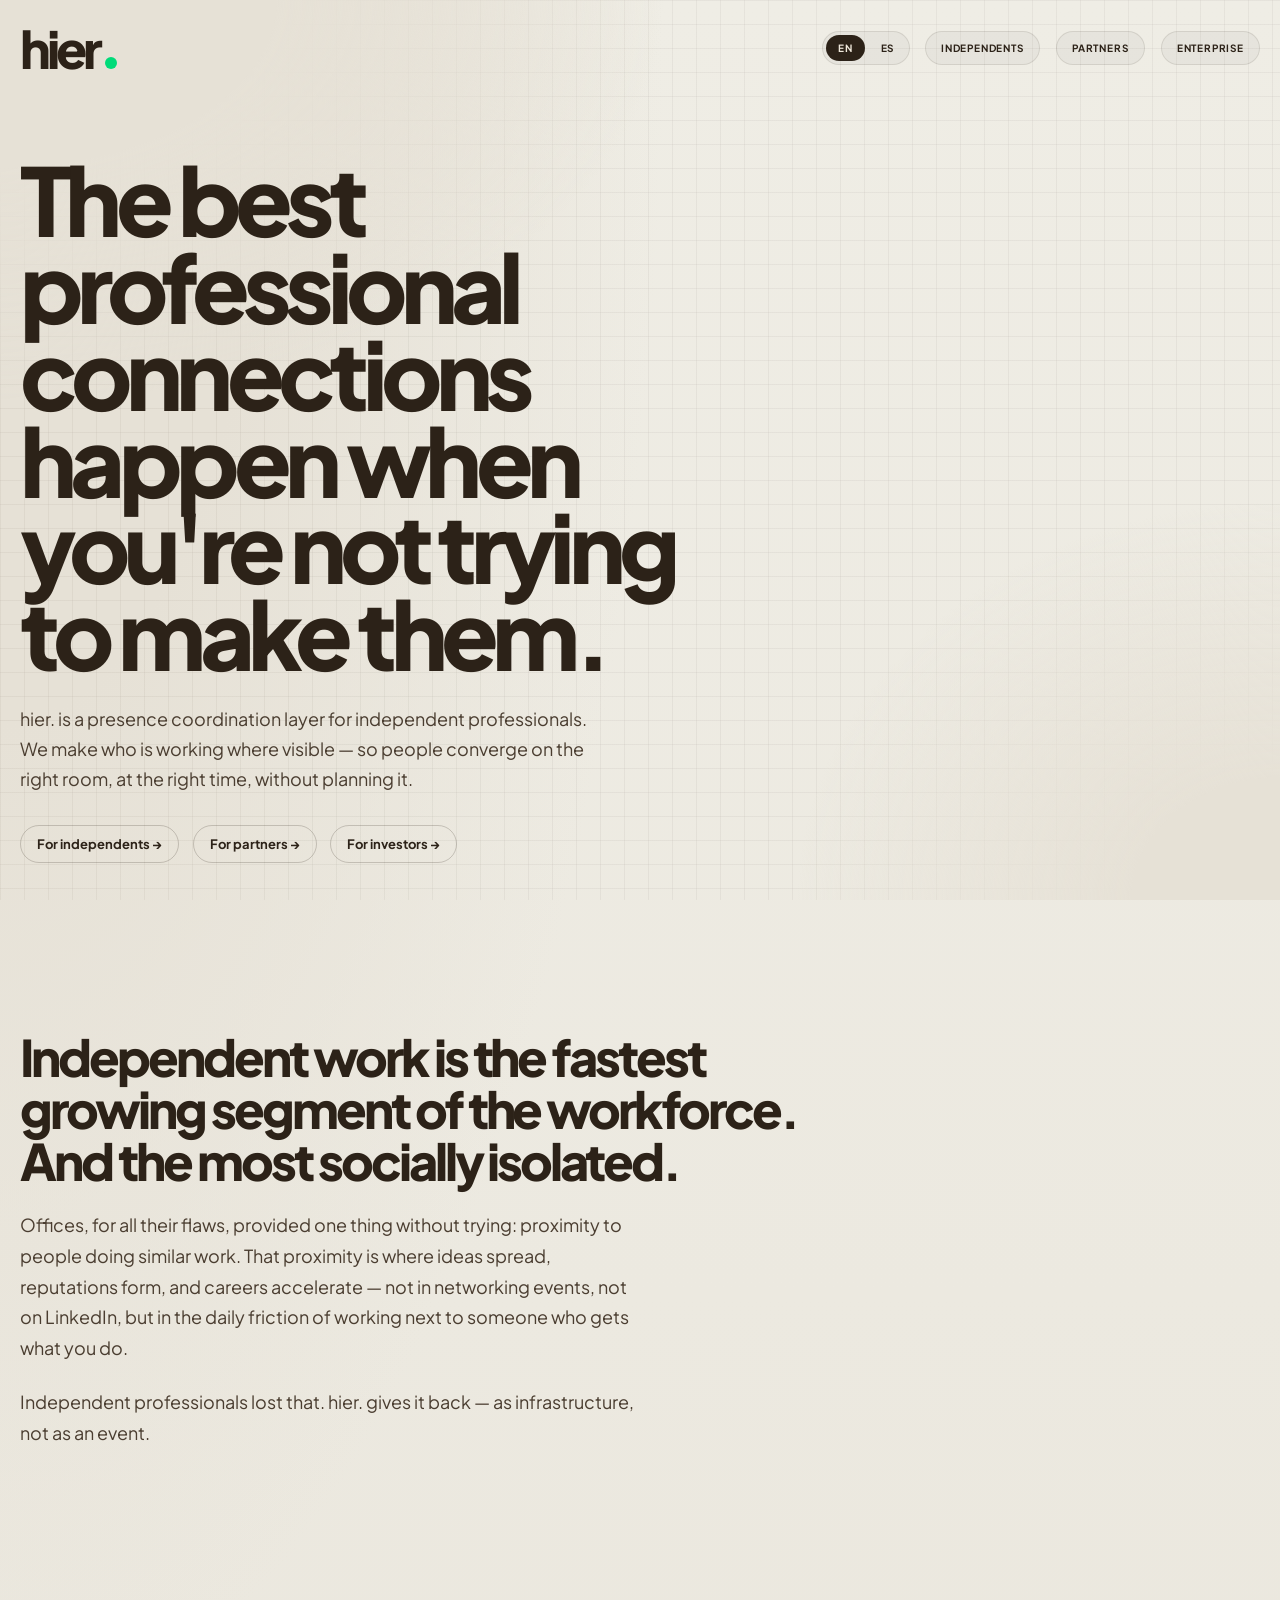
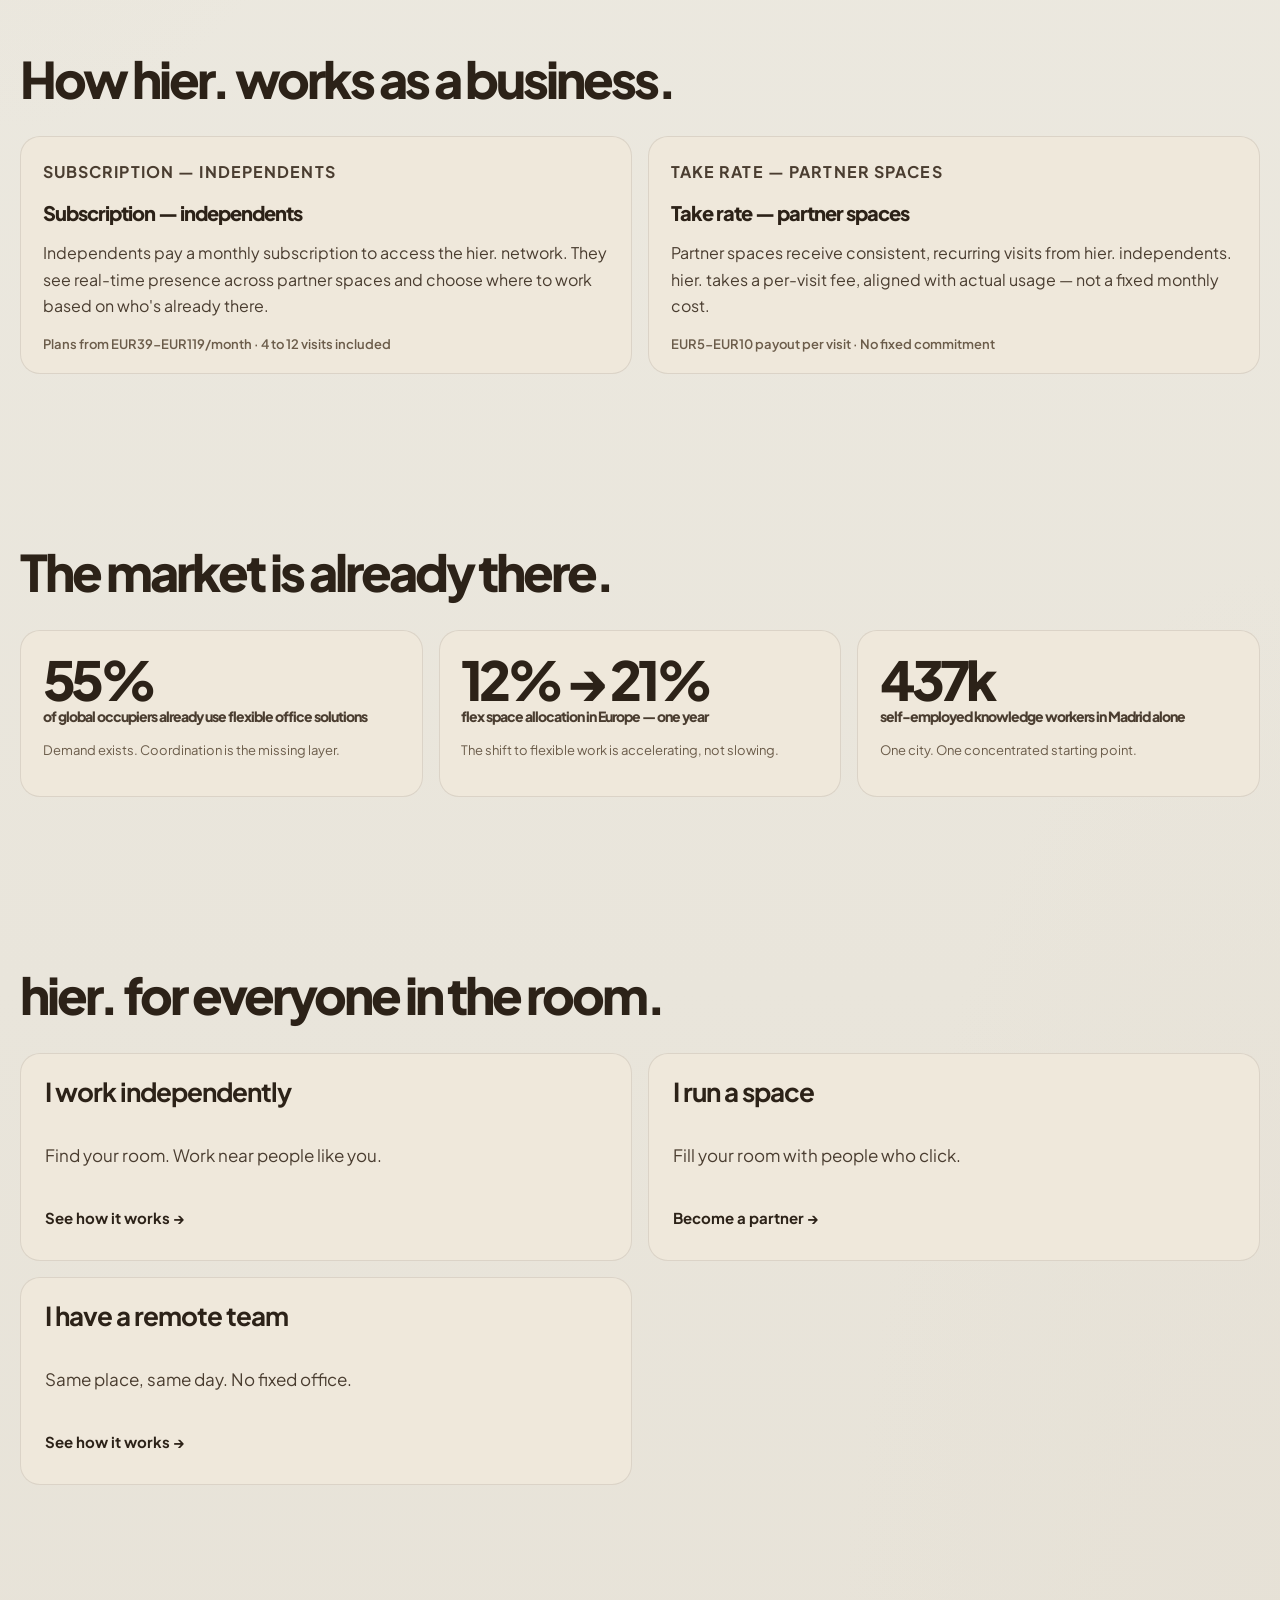
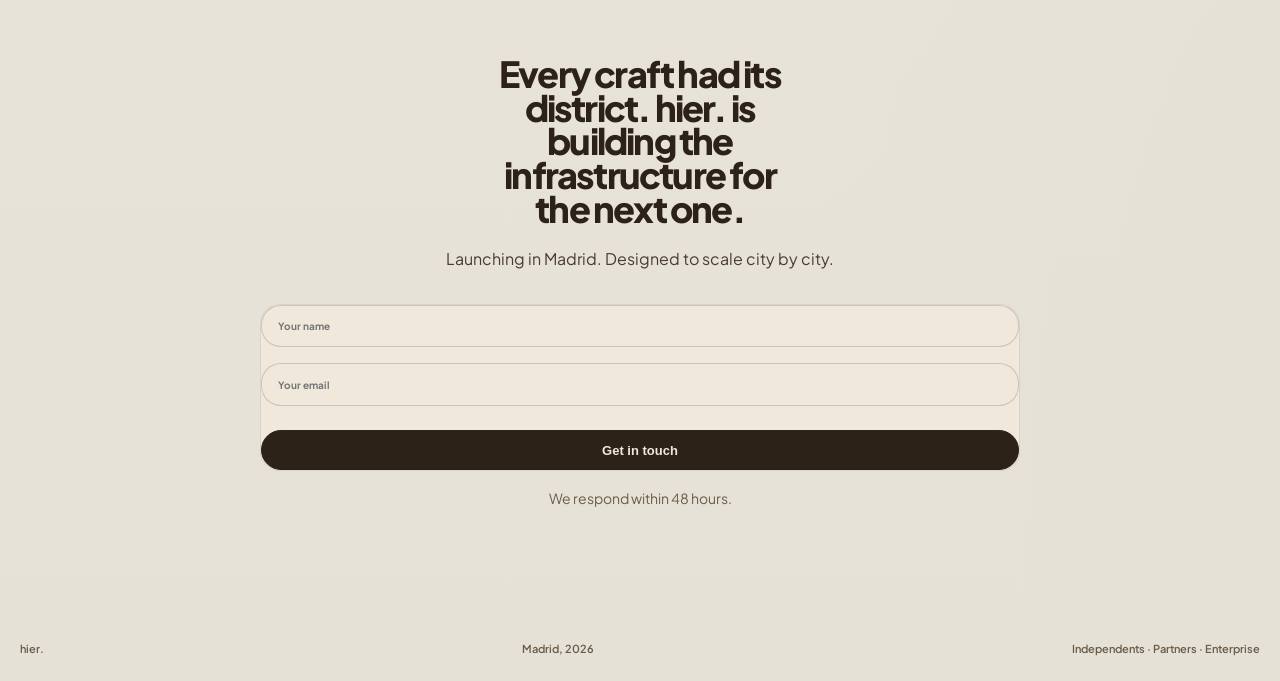
<file: index.html>
<!DOCTYPE html>
<html lang="en">
  <head>
    <meta charset="UTF-8" />
    <meta name="viewport" content="width=device-width, initial-scale=1.0" />
    <title data-i18n="meta.index.title">hier. — Presence coordination for independents.</title>
    <meta
      data-i18n-attr="content:meta.index.description"
      name="description"
      content="hier. makes who is working where visible — so independents converge on the right room, at the right time. Launching in Madrid."
    />
    <meta
      name="description"
      lang="es"
      data-i18n-attr="content:meta.index.descriptionEs"
      content="hier. hace visible quién trabaja dónde — para que los independientes coincidan en la sala correcta, en el momento correcto. Lanzamiento en Madrid."
    />
    <meta
      property="og:title"
      data-i18n-attr="content:meta.index.ogTitle"
      content="hier. — The best professional connections happen when you're not trying to make them."
    />
    <meta
      property="og:description"
      data-i18n-attr="content:meta.index.ogDescription"
      content="A presence coordination layer for independent professionals. Launching in Madrid."
    />
    <link rel="preconnect" href="https://fonts.googleapis.com" />
    <link rel="preconnect" href="https://fonts.gstatic.com" crossorigin />
    <link
      href="https://fonts.googleapis.com/css2?family=Plus+Jakarta+Sans:wght@400;500;600;700;800&display=swap"
      rel="stylesheet"
    />
    <link rel="stylesheet" href="./styles.css" />
    <script defer src="./script.js"></script>
  </head>
  <body class="index-page index-homepage-page">
    <div class="page-noise" aria-hidden="true"></div>
    <header class="site-header">
      <a class="brandmark" href="./index.html" aria-label="hier. home">
        <span class="brandmark-word">hier</span><span class="logo-dot-active" aria-hidden="true"></span>
      </a>
      <div class="header-actions">
        <div class="language-switcher" aria-label="Language switcher">
          <button type="button" class="lang-button" data-lang="en">EN</button>
          <button type="button" class="lang-button" data-lang="es">ES</button>
        </div>
        <nav class="site-nav">
          <a href="./demand.html" data-i18n="nav.demand">Independents</a>
          <a href="./supply.html" data-i18n="nav.supply">Partners</a>
          <a href="./enterprise.html" data-i18n="nav.enterprise">Enterprise</a>
        </nav>
      </div>
    </header>

    <main>
      <section class="hero hero-index-homepage">
        <div class="hero-copy reveal">
          <h1 data-i18n="index.hero.title">
            The best professional connections happen when you're not trying to make them.
          </h1>
          <p class="hero-text" data-i18n="index.hero.text">
            hier. is a presence coordination layer for independent professionals. We make who is working where visible — so people converge on the right room, at the right time, without planning it.
          </p>
          <div class="hero-actions index-homepage-actions">
            <a class="button button-ghost" href="./demand.html" data-i18n="index.hero.ctaDemand">For independents →</a>
            <a class="button button-ghost" href="./supply.html" data-i18n="index.hero.ctaSupply">For partners →</a>
            <a class="button button-ghost" href="#contact" data-i18n="index.hero.ctaEnterprise">For investors →</a>
          </div>
        </div>
      </section>

      <section class="content-grid index-homepage-section">
        <div class="section-intro reveal index-homepage-intro">
          <h2 data-i18n="index.problem.title">
            Independent work is the fastest growing segment of the workforce. And the most socially isolated.
          </h2>
          <p data-i18n="index.problem.textOne">
            Offices, for all their flaws, provided one thing without trying: proximity to people doing similar work. That proximity is where ideas spread, reputations form, and careers accelerate — not in networking events, not on LinkedIn, but in the daily friction of working next to someone who gets what you do.
          </p>
          <p data-i18n="index.problem.textTwo">
            Independent professionals lost that. hier. gives it back — as infrastructure, not as an event.
          </p>
        </div>
      </section>

      <section class="content-grid index-homepage-section">
        <div class="section-intro reveal index-homepage-intro">
          <h2 data-i18n="index.business.title">How hier. works as a business.</h2>
        </div>
        <div class="feature-grid index-business-grid">
          <article class="feature-card reveal">
            <p class="index-business-label" data-i18n="index.business.one.label">Subscription — independents</p>
            <h3 data-i18n="index.business.one.title">Subscription — independents</h3>
            <p data-i18n="index.business.one.text">
              Independents pay a monthly subscription to access the hier. network. They see real-time presence across partner spaces and choose where to work based on who's already there.
            </p>
            <span class="index-business-detail" data-i18n="index.business.one.detail">Plans from €39–119/month · 4 to 12 visits included</span>
          </article>
          <article class="feature-card reveal">
            <p class="index-business-label" data-i18n="index.business.two.label">Take rate — partner spaces</p>
            <h3 data-i18n="index.business.two.title">Take rate — partner spaces</h3>
            <p data-i18n="index.business.two.text">
              Partner spaces receive consistent, recurring visits from hier. independents. hier. takes a per-visit fee, aligned with actual usage — not a fixed monthly cost.
            </p>
            <span class="index-business-detail" data-i18n="index.business.two.detail">€5–10 payout per visit · No fixed commitment</span>
          </article>
        </div>
      </section>

      <section class="content-grid index-homepage-section">
        <div class="section-intro reveal index-homepage-intro">
          <h2 data-i18n="index.market.title">The market is already there.</h2>
        </div>
        <div class="feature-grid index-proof-grid">
          <article class="feature-card reveal index-proof-card">
            <strong data-i18n="index.market.one.number">55%</strong>
            <h3 data-i18n="index.market.one.title">of global occupiers already use flexible office solutions</h3>
            <p data-i18n="index.market.one.text">Demand exists. Coordination is the missing layer.</p>
          </article>
          <article class="feature-card reveal index-proof-card">
            <strong data-i18n="index.market.two.number">12% → 21%</strong>
            <h3 data-i18n="index.market.two.title">flex space allocation in Europe — one year</h3>
            <p data-i18n="index.market.two.text">The shift to flexible work is accelerating, not slowing.</p>
          </article>
          <article class="feature-card reveal index-proof-card">
            <strong data-i18n="index.market.three.number">437k</strong>
            <h3 data-i18n="index.market.three.title">self-employed knowledge workers in Madrid alone</h3>
            <p data-i18n="index.market.three.text">One city. One concentrated starting point.</p>
          </article>
        </div>
      </section>

      <section class="content-grid index-homepage-section">
        <div class="section-intro reveal index-homepage-intro">
          <h2 data-i18n="index.paths.title">hier. for everyone in the room.</h2>
        </div>
        <div class="selector-grid index-homepage-paths">
          <a class="selector-card reveal" href="./demand.html">
            <strong data-i18n="index.paths.one.title">I work independently</strong>
            <span data-i18n="index.paths.one.text">Find your room. Work near people like you.</span>
            <span data-i18n="index.paths.one.cta">See how it works →</span>
          </a>
          <a class="selector-card reveal" href="./supply.html">
            <strong data-i18n="index.paths.two.title">I run a space</strong>
            <span data-i18n="index.paths.two.text">Fill your room with people who click.</span>
            <span data-i18n="index.paths.two.cta">Become a partner →</span>
          </a>
          <a class="selector-card reveal" href="./enterprise.html">
            <strong data-i18n="index.paths.three.title">I have a remote team</strong>
            <span data-i18n="index.paths.three.text">Same place, same day. No fixed office.</span>
            <span data-i18n="index.paths.three.cta">See how it works →</span>
          </a>
        </div>
      </section>

      <section class="content-grid index-closing-section" id="contact">
        <div class="section-intro reveal index-closing-inner">
          <h2 class="index-closing-quote" data-i18n="index.closing.title">
            Every craft had its district. hier. is building the infrastructure for the next one.
          </h2>
          <p class="index-closing-subtitle" data-i18n="index.closing.text">
            Launching in Madrid. Designed to scale city by city.
          </p>
          <form class="waitlist-form index-contact-form">
            <label>
              <input type="text" data-i18n-attr="placeholder:index.form.namePlaceholder" placeholder="Your name" />
            </label>
            <label>
              <input type="email" data-i18n-attr="placeholder:index.form.emailPlaceholder" placeholder="Your email" />
            </label>
            <button class="button button-solid" type="submit" data-i18n="index.form.button">Get in touch</button>
          </form>
          <p class="index-closing-note" data-i18n="index.form.note">We respond within 48 hours.</p>
        </div>
      </section>
    </main>

    <footer class="index-homepage-footer">
      <span>hier.</span>
      <span data-i18n="index.footer.city">Madrid, 2026</span>
      <span data-i18n="index.footer.paths">Independents · Partners · Enterprise</span>
    </footer>
  </body>
</html>
</file>
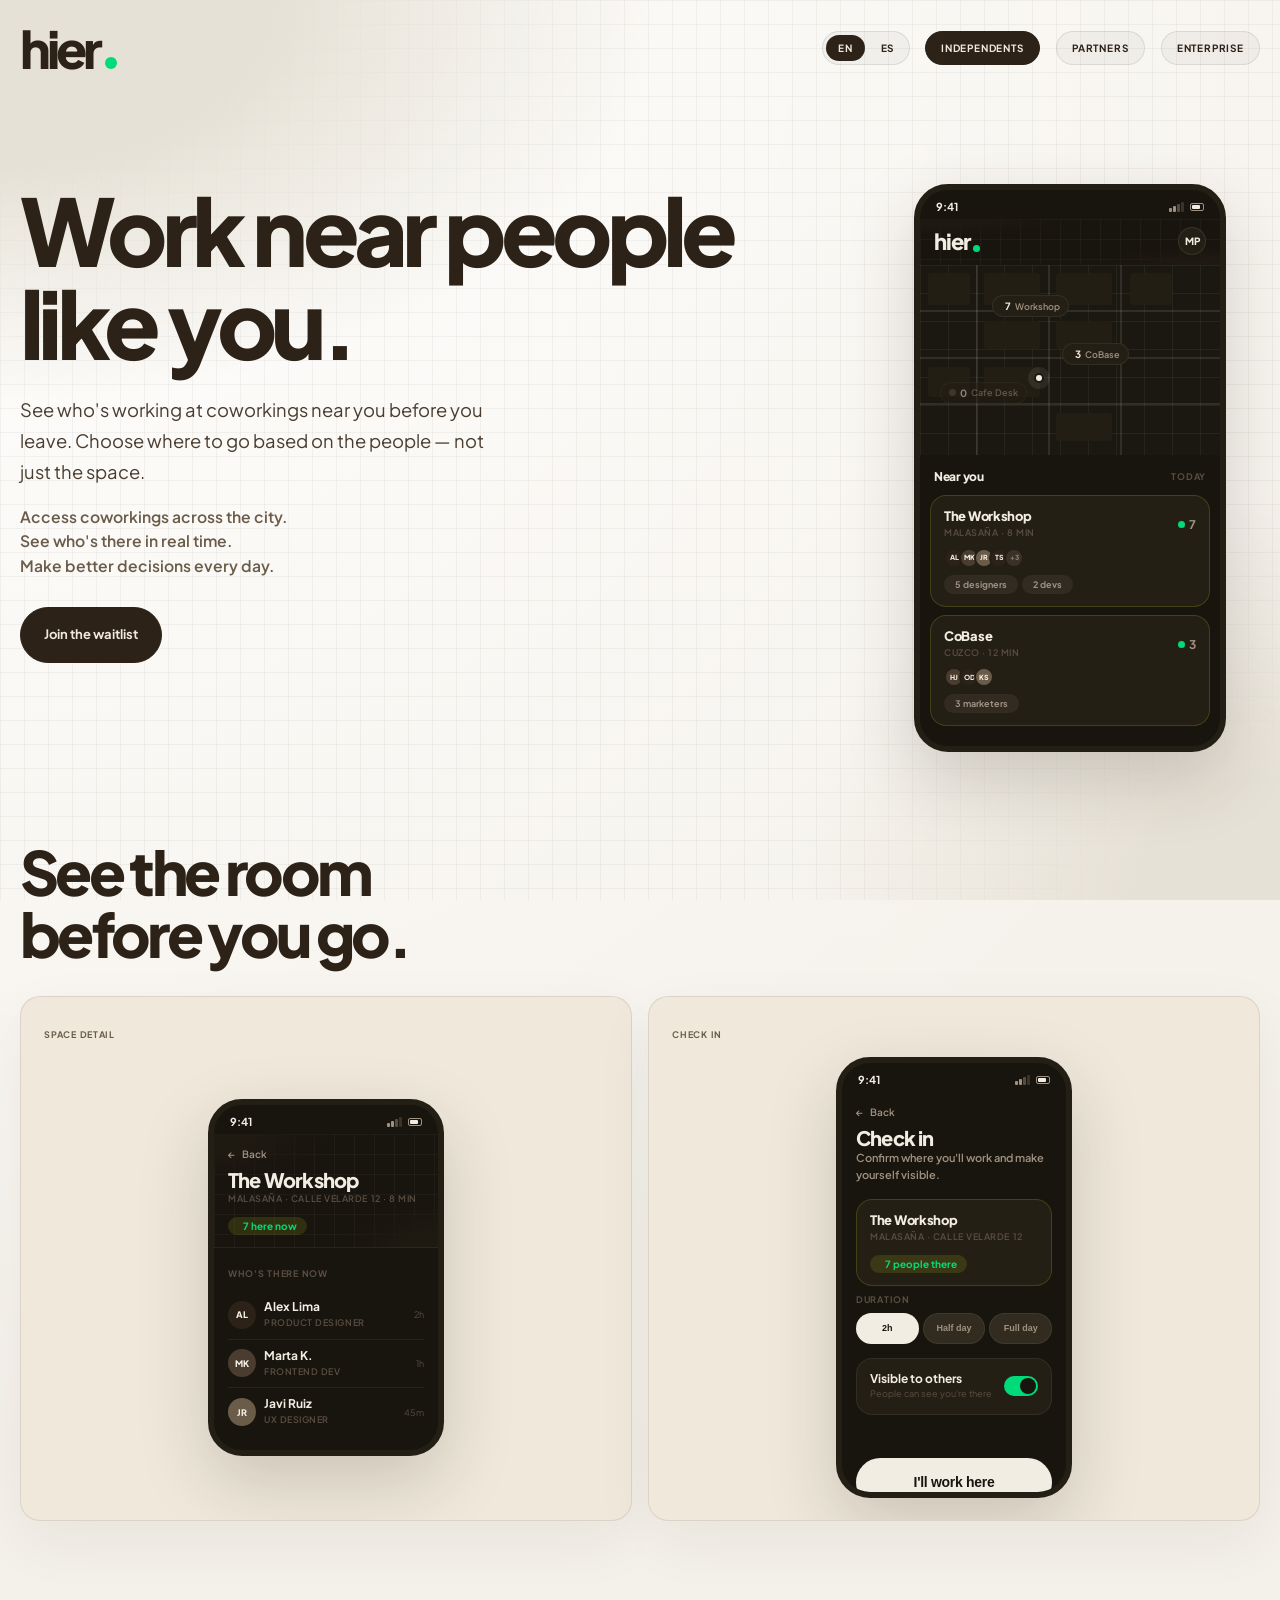
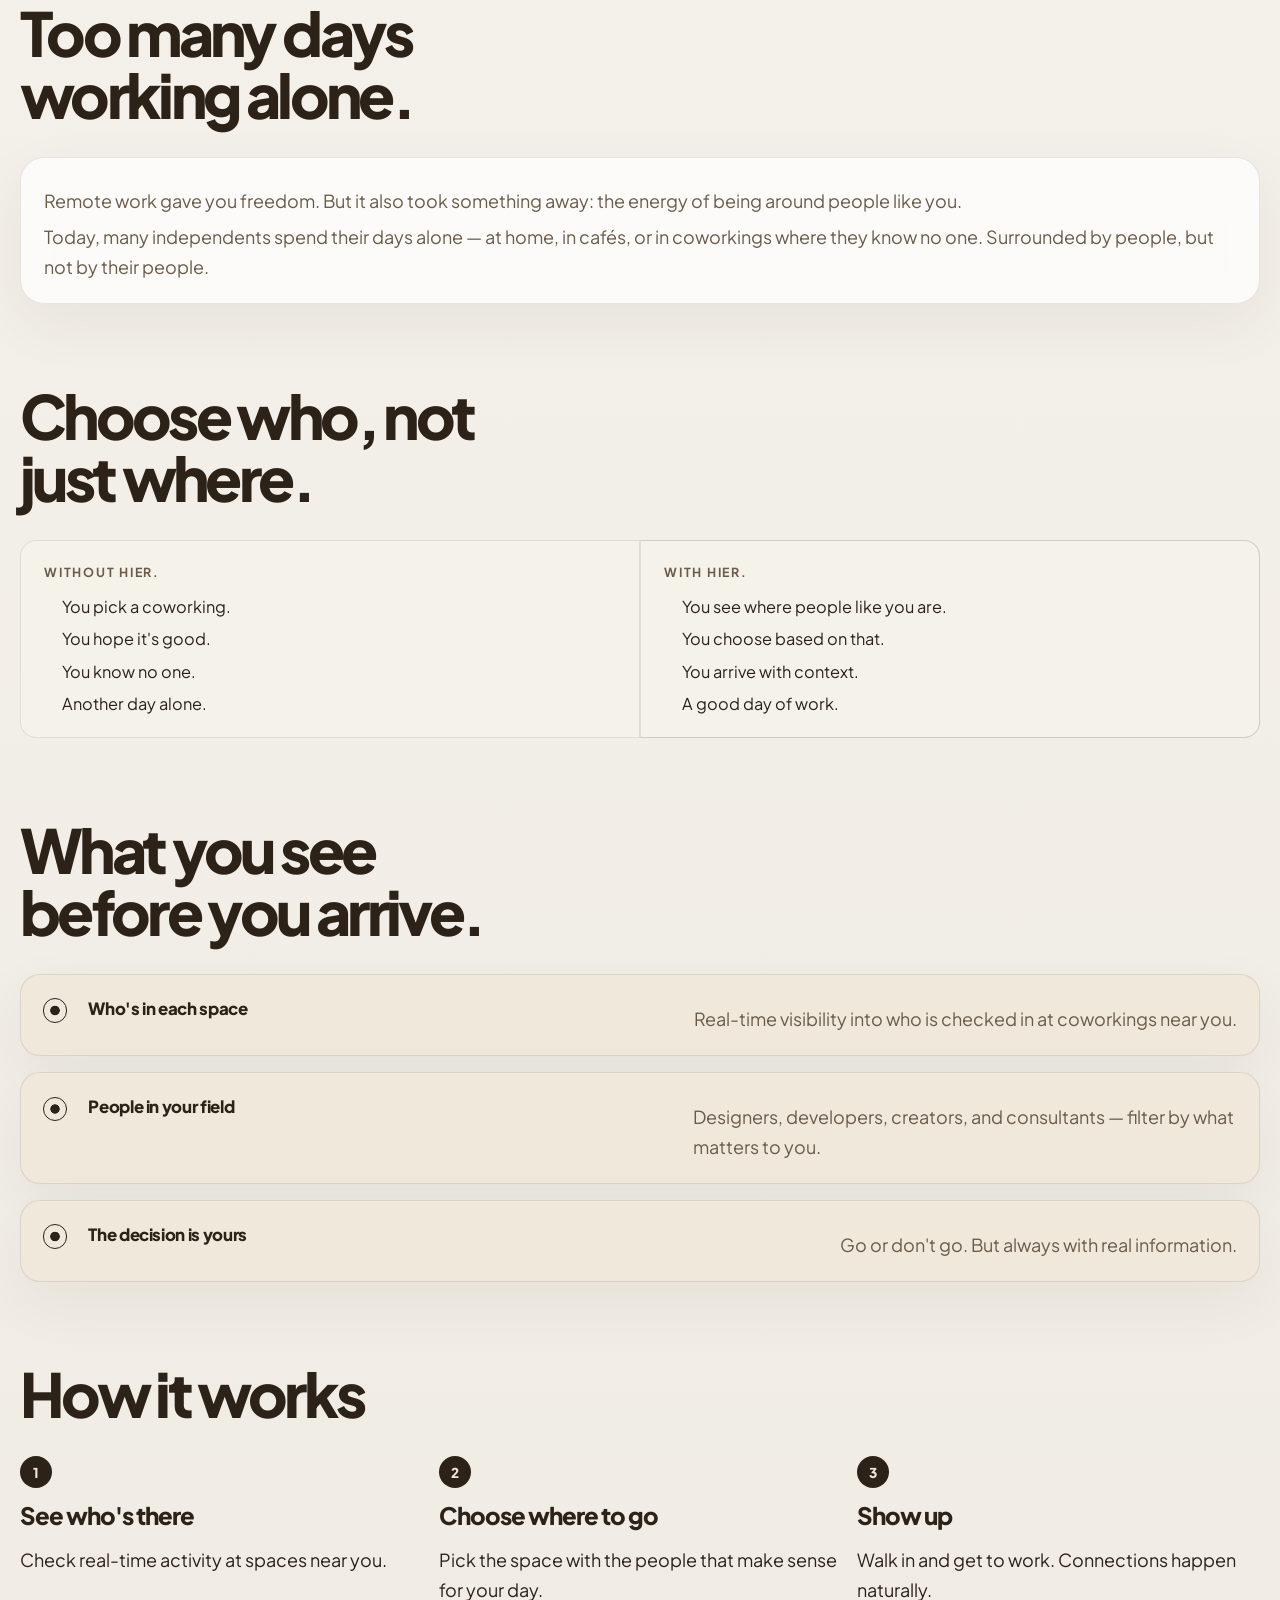
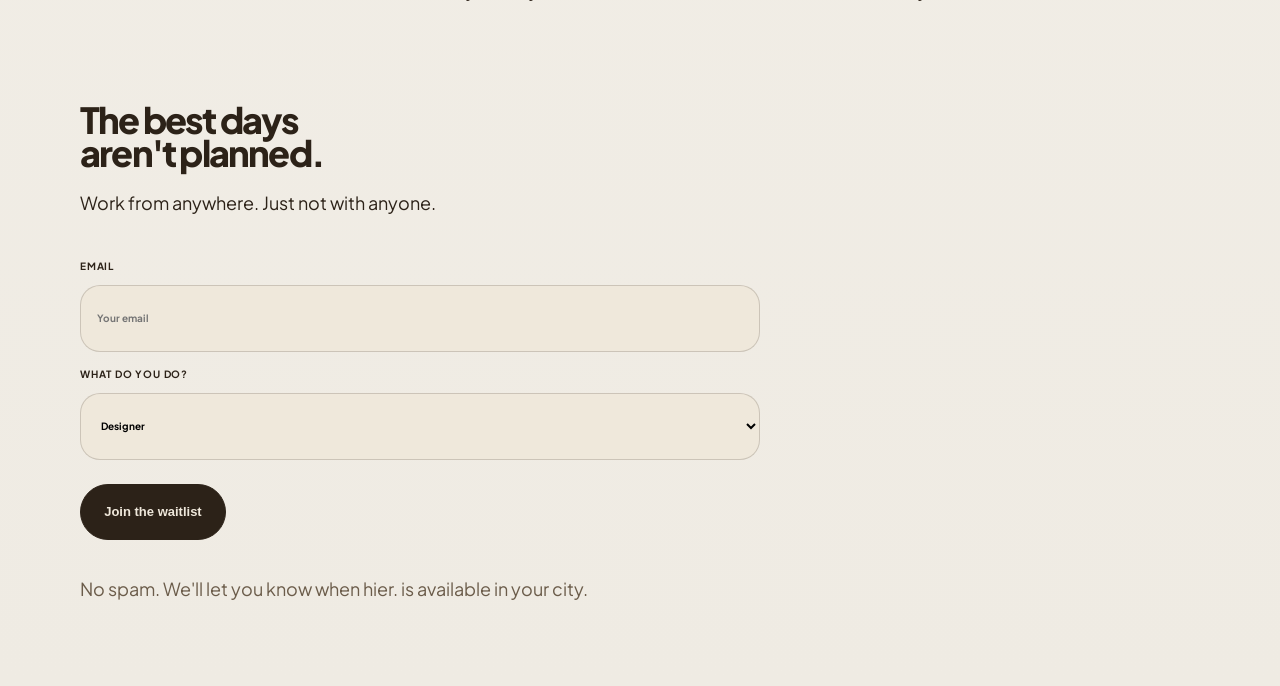
<file: demand.html>
<!DOCTYPE html>
<html lang="en">
  <head>
    <meta charset="UTF-8" />
    <meta name="viewport" content="width=device-width, initial-scale=1.0" />
    <title data-i18n="meta.demand.title">hier. | Independents</title>
    <meta
      data-i18n-attr="content:meta.demand.description"
      name="description"
      content="hier. shows independents who's at each coworking so they can choose where to go based on people like them, not guesswork."
    />
    <link rel="preconnect" href="https://fonts.googleapis.com" />
    <link rel="preconnect" href="https://fonts.gstatic.com" crossorigin />
    <link
      href="https://fonts.googleapis.com/css2?family=Plus+Jakarta+Sans:wght@400;500;600;700;800&display=swap"
      rel="stylesheet"
    />
    <link rel="stylesheet" href="./styles.css" />
    <script defer src="./script.js"></script>
  </head>
  <body class="demand-workers-page">
    <div class="page-noise" aria-hidden="true"></div>
    <header class="site-header">
      <a class="brandmark" href="./index.html" aria-label="hier. home">
        <span class="brandmark-word">hier</span><span class="logo-dot-active" aria-hidden="true"></span>
      </a>
      <div class="header-actions">
        <div class="language-switcher" aria-label="Language switcher">
          <button type="button" class="lang-button" data-lang="en">EN</button>
          <button type="button" class="lang-button" data-lang="es">ES</button>
        </div>
        <nav class="site-nav">
        <a href="./demand.html" aria-current="page" data-i18n="nav.demand">Independents</a>
        <a href="./supply.html" data-i18n="nav.supply">Partners</a>
        <a href="./enterprise.html" data-i18n="nav.enterprise">Enterprise</a>
        </nav>
      </div>
    </header>

    <main>
      <section class="hero hero-demand hero-demand-workers">
        <div class="hero-copy reveal">
          <h1 data-i18n="demand.hero.title">Work near people like you.</h1>
          <p class="hero-text" data-i18n="demand.hero.text">
            See who&apos;s working at coworkings near you before you leave. Choose where to go based on the people — not just the space.
          </p>
          <div class="demand-hero-sub reveal">
            <span data-i18n="demand.hero.subOne">Access coworkings across the city.</span>
            <span data-i18n="demand.hero.subTwo">See who&apos;s there in real time.</span>
            <span data-i18n="demand.hero.subThree">Make better decisions every day.</span>
          </div>
          <div class="hero-actions">
            <a class="button button-solid" href="#waitlist" data-i18n="demand.hero.ctaPrimary">Join the waitlist</a>
          </div>
        </div>

        <div class="hero-panel reveal demand-mock-shell">
          <div class="demand-phone demand-phone-home">
            <div class="demand-phone-status">
              <span>9:41</span>
              <div class="demand-phone-status-icons">
                <div class="demand-signal-bars">
                  <span></span><span></span><span></span><span></span>
                </div>
                <div class="demand-battery"><div class="demand-battery-fill"></div></div>
              </div>
            </div>

            <div class="demand-phone-top demand-grid-shell">
              <div class="demand-grid-lines"></div>
              <div class="demand-grid-mask demand-grid-mask-one"></div>
              <div class="demand-grid-mask demand-grid-mask-two"></div>
              <div class="demand-phone-top-inner">
                <div class="demand-phone-logo">
                  <span>hier</span>
                  <span class="logo-dot-active"></span>
                </div>
                <div class="demand-phone-avatar">MP</div>
              </div>
            </div>

            <div class="demand-map">
              <div class="demand-map-grid"></div>
              <div class="demand-map-street h one"></div>
              <div class="demand-map-street h two"></div>
              <div class="demand-map-street h three"></div>
              <div class="demand-map-street v one"></div>
              <div class="demand-map-street v two"></div>
              <div class="demand-map-street v three"></div>
              <div class="demand-map-block b1"></div>
              <div class="demand-map-block b2"></div>
              <div class="demand-map-block b3"></div>
              <div class="demand-map-block b4"></div>
              <div class="demand-map-block b5"></div>
              <div class="demand-map-block b6"></div>
              <div class="demand-map-block b7"></div>
              <div class="demand-map-block b8"></div>
              <div class="demand-map-block b9"></div>
              <div class="demand-map-pin p1">
                <div class="demand-map-bubble">
                  <span class="presence-dot-dark"></span>
                  <strong>7</strong>
                  <span>Workshop</span>
                </div>
              </div>
              <div class="demand-map-pin p2">
                <div class="demand-map-bubble">
                  <span class="presence-dot-dark"></span>
                  <strong>3</strong>
                  <span>CoBase</span>
                </div>
              </div>
              <div class="demand-map-pin p3 is-empty">
                <div class="demand-map-bubble">
                  <span class="demand-off-dot"></span>
                  <strong>0</strong>
                  <span>Cafe Desk</span>
                </div>
              </div>
              <div class="demand-map-user"></div>
            </div>

            <div class="demand-phone-list">
              <div class="demand-phone-list-head">
                <div>
                  <p class="demand-phone-list-title">Near you</p>
                </div>
                <span class="demand-phone-list-meta">Today</span>
              </div>

              <article class="demand-space-card is-live">
                <div class="demand-space-row">
                  <div>
                    <h4>The Workshop</h4>
                    <p>Malasaña · 8 min</p>
                  </div>
                  <div class="demand-space-count">
                    <span class="presence-dot"></span>
                    <strong>7</strong>
                  </div>
                </div>
                <div class="demand-avatar-stack">
                  <span class="demand-avatar a-dark">AL</span>
                  <span class="demand-avatar a-mid">MK</span>
                  <span class="demand-avatar a-warm">JR</span>
                  <span class="demand-avatar a-dark">TS</span>
                  <span class="demand-avatar a-plus">+3</span>
                </div>
                <div class="demand-pill-row">
                  <span class="demand-ui-pill">5 designers</span>
                  <span class="demand-ui-pill">2 devs</span>
                </div>
              </article>

              <article class="demand-space-card is-live">
                <div class="demand-space-row">
                  <div>
                    <h4>CoBase</h4>
                    <p>Cuzco · 12 min</p>
                  </div>
                  <div class="demand-space-count">
                    <span class="presence-dot"></span>
                    <strong>3</strong>
                  </div>
                </div>
                <div class="demand-avatar-stack">
                  <span class="demand-avatar a-mid">HJ</span>
                  <span class="demand-avatar a-dark">OD</span>
                  <span class="demand-avatar a-warm">KS</span>
                </div>
                <div class="demand-pill-row">
                  <span class="demand-ui-pill">3 marketers</span>
                </div>
              </article>
            </div>
          </div>
        </div>
      </section>

      <section class="content-grid demand-simple-section demand-product-section">
        <div class="section-intro reveal demand-simple-intro">
          <h2 data-i18n="demand.product.title">See the room before you go.</h2>
        </div>
        <div class="demand-product-grid reveal">
          <article class="demand-product-card">
            <p class="demand-product-label" data-i18n="demand.product.detailLabel">Space detail</p>
            <div class="demand-phone demand-phone-detail">
              <div class="demand-phone-status">
                <span>9:41</span>
                <div class="demand-phone-status-icons">
                  <div class="demand-signal-bars">
                    <span></span><span></span><span></span><span></span>
                  </div>
                  <div class="demand-battery"><div class="demand-battery-fill"></div></div>
                </div>
              </div>
              <div class="demand-phone-top demand-grid-shell">
                <div class="demand-grid-lines"></div>
                <div class="demand-grid-mask demand-grid-mask-one"></div>
                <div class="demand-grid-mask demand-grid-mask-two"></div>
                <div class="demand-detail-head">
                  <div class="demand-back-row"><span>&larr;</span><span data-i18n="demand.product.back">Back</span></div>
                  <h3>The Workshop</h3>
                  <p>Malasaña · Calle Velarde 12 · 8 min</p>
                  <div class="demand-live-chip">
                    <span class="presence-dot-dark"></span>
                    <span data-i18n="demand.product.liveNow">7 here now</span>
                  </div>
                </div>
              </div>
              <div class="demand-people-section">
                <p class="demand-product-label" data-i18n="demand.product.peopleNow">Who’s there now</p>
                <div class="demand-person-row">
                  <span class="demand-avatar a-dark large">AL</span>
                  <div><strong>Alex Lima</strong><p>Product Designer</p></div>
                  <span>2h</span>
                </div>
                <div class="demand-person-row">
                  <span class="demand-avatar a-mid large">MK</span>
                  <div><strong>Marta K.</strong><p>Frontend Dev</p></div>
                  <span>1h</span>
                </div>
                <div class="demand-person-row no-border">
                  <span class="demand-avatar a-warm large">JR</span>
                  <div><strong>Javi Ruiz</strong><p>UX Designer</p></div>
                  <span>45m</span>
                </div>
              </div>
            </div>
          </article>

          <article class="demand-product-card">
            <p class="demand-product-label" data-i18n="demand.product.checkinLabel">Check in</p>
            <div class="demand-phone demand-phone-checkin">
              <div class="demand-phone-status">
                <span>9:41</span>
                <div class="demand-phone-status-icons">
                  <div class="demand-signal-bars">
                    <span></span><span></span><span></span><span></span>
                  </div>
                  <div class="demand-battery"><div class="demand-battery-fill"></div></div>
                </div>
              </div>
              <div class="demand-checkin-wrap">
                <div class="demand-back-row"><span>&larr;</span><span data-i18n="demand.product.back">Back</span></div>
                <h3 data-i18n="demand.product.checkinTitle">Check in</h3>
                <p data-i18n="demand.product.checkinText">Confirm where you’ll work and make yourself visible.</p>

                <div class="demand-checkin-card">
                  <h4>The Workshop</h4>
                  <p>Malasaña · Calle Velarde 12</p>
                  <div class="demand-live-chip">
                    <span class="presence-dot-dark"></span>
                    <span data-i18n="demand.product.peopleThere">7 people there</span>
                  </div>
                </div>

                <div class="demand-duration">
                  <span class="demand-product-label" data-i18n="demand.product.duration">Duration</span>
                  <div class="demand-duration-row">
                    <button type="button" class="demand-duration-pill is-selected">2h</button>
                    <button type="button" class="demand-duration-pill" data-i18n="demand.product.halfDay">Half day</button>
                    <button type="button" class="demand-duration-pill" data-i18n="demand.product.fullDay">Full day</button>
                  </div>
                </div>

                <div class="demand-visibility-row">
                  <div>
                    <strong data-i18n="demand.product.visible">Visible to others</strong>
                    <p data-i18n="demand.product.visibleText">People can see you’re there</p>
                  </div>
                  <div class="demand-toggle"><span></span></div>
                </div>

                <button type="button" class="demand-checkin-button" data-i18n="demand.product.cta">I’ll work here</button>
              </div>
            </div>
          </article>
        </div>
      </section>

      <section class="content-grid demand-simple-section">
        <div class="section-intro reveal demand-simple-intro">
          <h2 data-i18n="demand.flex.title">Too many days working alone.</h2>
        </div>
        <article class="demand-problem-item reveal">
          <p data-i18n="demand.flex.bodyOne">
            Remote work gave you freedom. But it also took something away: the energy of being around people like you.
          </p>
          <p data-i18n="demand.flex.bodyTwo">
            Today, many independents spend their days alone — at home, in cafés, or in coworkings where they know no one. Surrounded by people, but not by their people.
          </p>
        </article>
      </section>

      <section class="content-grid demand-simple-section" id="problem">
        <div class="section-intro reveal demand-simple-intro">
          <h2 data-i18n="demand.problem.title">Choose who, not just where.</h2>
        </div>
        <div class="demand-compare-grid demand-compare-grid-plain reveal">
          <article class="demand-compare-card">
            <p class="demand-compare-label" data-i18n="demand.problem.oldLabel">Without hier.</p>
            <div class="demand-compare-list">
              <p data-i18n="demand.problem.one.title">You pick a coworking.</p>
              <p data-i18n="demand.problem.two.title">You hope it&apos;s good.</p>
              <p data-i18n="demand.problem.three.title">You know no one.</p>
              <p data-i18n="demand.problem.four.title">Another day alone.</p>
            </div>
          </article>
          <article class="demand-compare-card is-strong">
            <p class="demand-compare-label" data-i18n="demand.problem.newLabel">With hier.</p>
            <div class="demand-compare-list">
              <p data-i18n="demand.problem.newOne">You see where people like you are.</p>
              <p data-i18n="demand.problem.newTwo">You choose based on that.</p>
              <p data-i18n="demand.problem.newThree">You arrive with context.</p>
              <p data-i18n="demand.problem.newFour">A good day&apos;s work.</p>
            </div>
          </article>
        </div>
      </section>

      <section class="content-grid demand-simple-section">
        <div class="section-intro reveal demand-simple-intro">
          <h2 data-i18n="demand.solution.title">What you see before you arrive.</h2>
        </div>
        <div class="demand-solution-list reveal">
          <article class="benefit-row demand-solution-row">
            <h3 data-i18n="demand.solution.one.title">Who&apos;s in each space</h3>
            <p data-i18n="demand.solution.one.text">
              Real-time visibility into who is checked in at coworkings near you.
            </p>
          </article>
          <article class="benefit-row demand-solution-row">
            <h3 data-i18n="demand.solution.two.title">People in your field</h3>
            <p data-i18n="demand.solution.two.text">
              Designers, developers, creators, and consultants — filter by what matters to you.
            </p>
          </article>
          <article class="benefit-row demand-solution-row">
            <h3 data-i18n="demand.solution.three.title">The decision is yours</h3>
            <p data-i18n="demand.solution.three.text">
              Go or don&apos;t go. But always with real information.
            </p>
          </article>
        </div>
      </section>

      <section class="content-grid demand-simple-section" id="how-it-works">
        <div class="section-intro reveal demand-simple-intro">
          <h2 data-i18n="demand.how.title">How it works</h2>
        </div>
        <div class="feature-grid demand-steps-grid demand-steps-plain">
          <article class="feature-card reveal">
            <span class="feature-index">1</span>
            <h3 data-i18n="demand.how.one.title">See who&apos;s there</h3>
            <p data-i18n="demand.how.one.text">
              Check real-time activity at spaces near you.
            </p>
          </article>
          <article class="feature-card reveal">
            <span class="feature-index">2</span>
            <h3 data-i18n="demand.how.two.title">Choose where to go</h3>
            <p data-i18n="demand.how.two.text">
              Pick the space with the people that make sense for your day.
            </p>
          </article>
          <article class="feature-card reveal">
            <span class="feature-index">3</span>
            <h3 data-i18n="demand.how.three.title">Show up</h3>
            <p data-i18n="demand.how.three.text">
              Walk in and get to work. Connections happen naturally.
            </p>
          </article>
        </div>
      </section>

      <section class="waitlist-section demand-final-cta" id="waitlist">
        <div class="waitlist-copy reveal demand-final-copy">
          <h2 data-i18n="demand.waitlist.title">The best days aren&apos;t planned.</h2>
          <p data-i18n="demand.waitlist.text">
            Work from anywhere. Just not with anyone.
          </p>
        </div>
        <form class="waitlist-form reveal demand-final-form">
          <label>
            <span data-i18n="demand.form.emailLabel">Email</span>
            <input type="email" placeholder="Your email" data-i18n-attr="placeholder:demand.form.emailPlaceholder" />
          </label>
          <label>
            <span data-i18n="demand.form.roleLabel">What do you do?</span>
            <select>
              <option data-i18n="demand.form.roleOne">Designer</option>
              <option data-i18n="demand.form.roleTwo">Developer</option>
              <option data-i18n="demand.form.roleThree">Creator</option>
              <option data-i18n="demand.form.roleFour">Remote worker</option>
              <option data-i18n="demand.form.roleFive">Freelancer</option>
            </select>
          </label>
          <button class="button button-solid" type="submit" data-i18n="demand.form.button">
            Join the waitlist
          </button>
          <p class="metrics-note" data-i18n="demand.form.note">
            No spam. We&apos;ll let you know when hier. is available in your city.
          </p>
        </form>
      </section>
    </main>
  </body>
</html>
</file>
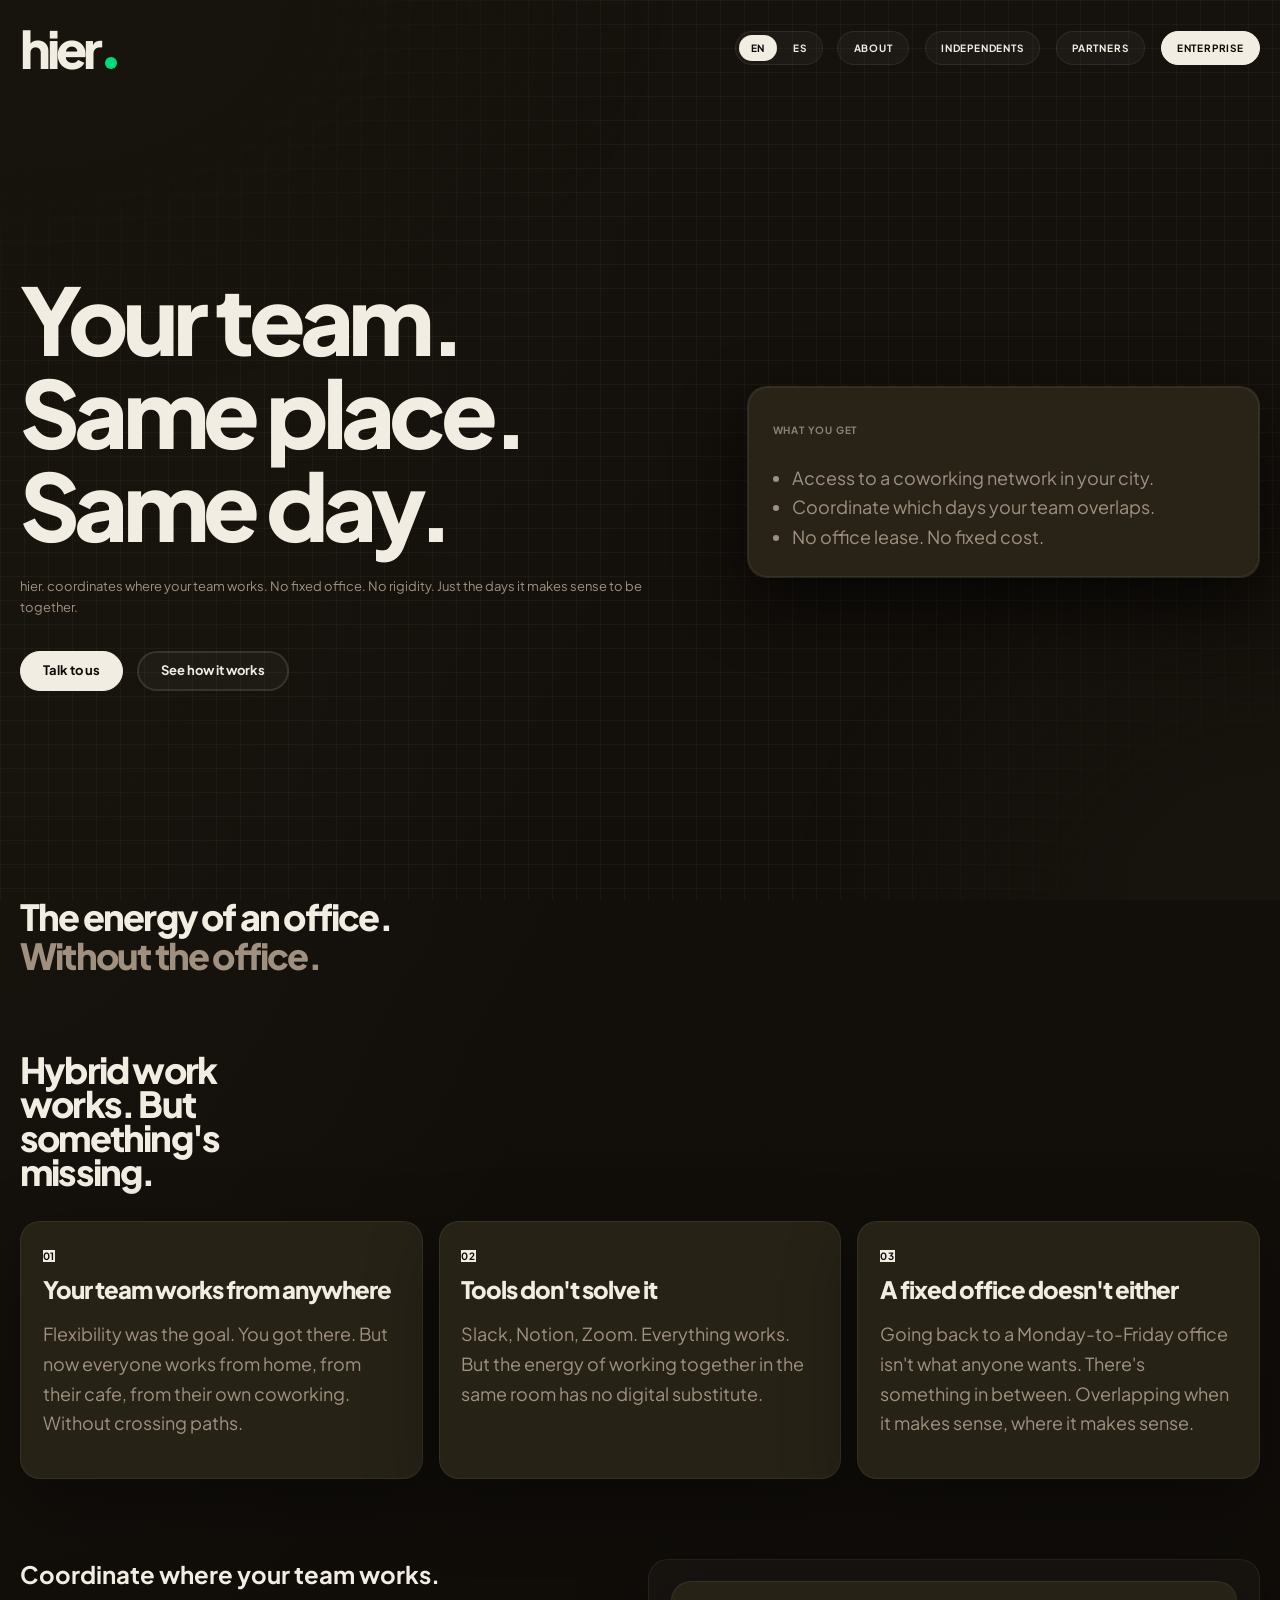
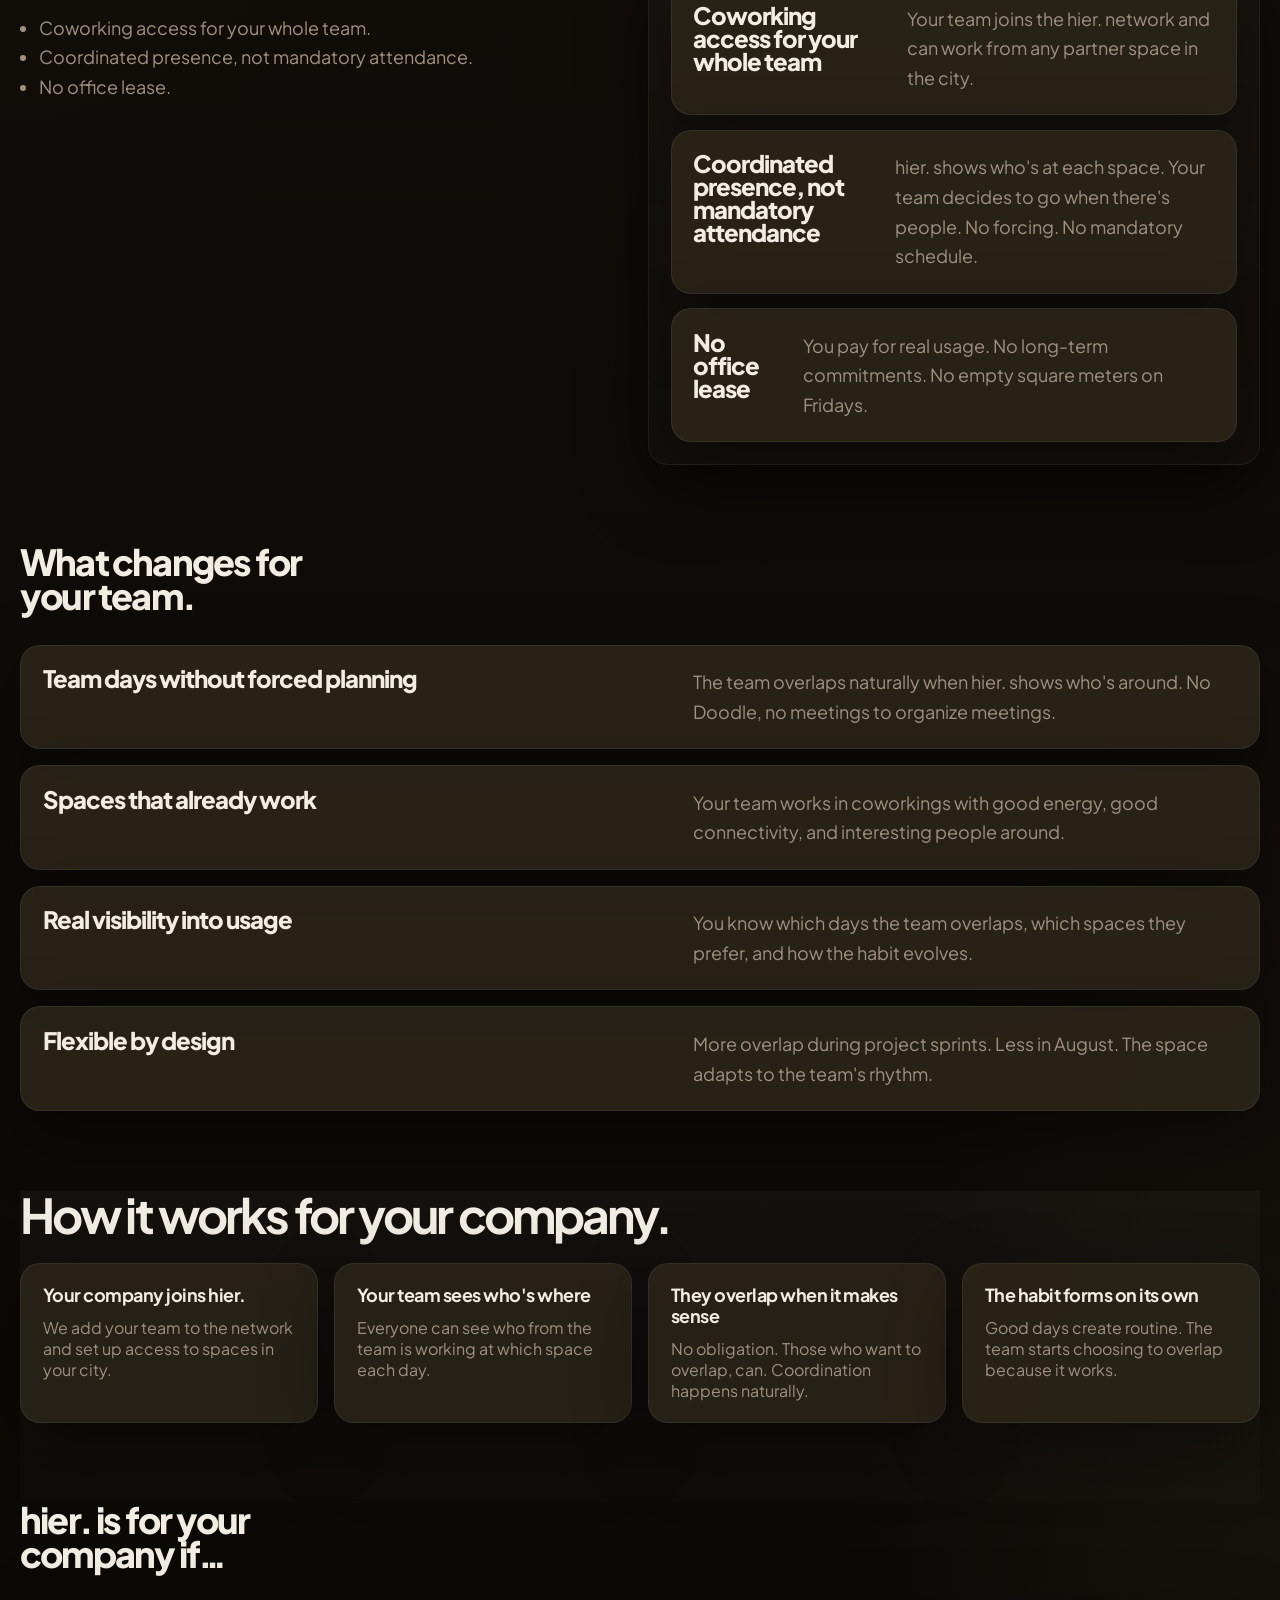
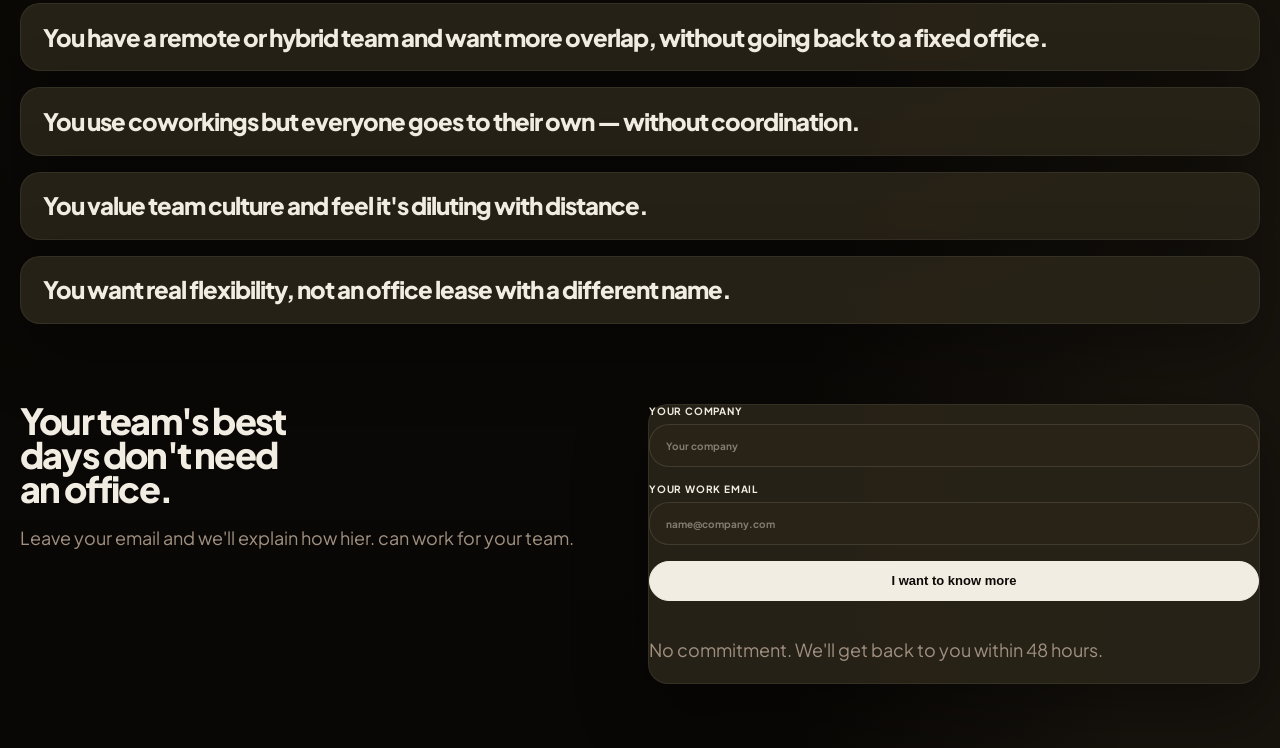
<file: enterprise.html>
<!DOCTYPE html>
<html lang="en">
  <head>
    <meta charset="UTF-8" />
    <meta name="viewport" content="width=device-width, initial-scale=1.0" />
    <title data-i18n="meta.enterprise.title">hier. | Enterprise</title>
    <meta
      data-i18n-attr="content:meta.enterprise.description"
      name="description"
      content="hier. gives companies a way to show up inside recurring role-based work sessions where high-signal independent talent already gathers."
    />
    <link rel="preconnect" href="https://fonts.googleapis.com" />
    <link rel="preconnect" href="https://fonts.gstatic.com" crossorigin />
    <link
      href="https://fonts.googleapis.com/css2?family=Plus+Jakarta+Sans:wght@400;500;600;700;800&display=swap"
      rel="stylesheet"
    />
    <link rel="stylesheet" href="./styles.css" />
    <script defer src="./script.js"></script>
  </head>
  <body class="enterprise-dark-page">
    <div class="page-noise" aria-hidden="true"></div>
    <header class="site-header">
      <a class="brandmark" href="./index.html" aria-label="hier. home">
        <span class="brandmark-word">hier</span><span class="logo-dot-active" aria-hidden="true"></span>
      </a>
      <div class="header-actions">
        <div class="language-switcher" aria-label="Language switcher">
          <button type="button" class="lang-button" data-lang="en">EN</button>
          <button type="button" class="lang-button" data-lang="es">ES</button>
        </div>
        <nav class="site-nav">
        <a href="./index.html" data-i18n="nav.about">About</a>
        <a href="./demand.html" data-i18n="nav.demand">Independents</a>
        <a href="./supply.html" data-i18n="nav.supply">Partners</a>
        <a href="./enterprise.html" aria-current="page" data-i18n="nav.enterprise">Enterprise</a>
        </nav>
      </div>
    </header>

    <main>
      <section class="hero hero-enterprise">
        <div class="hero-copy reveal">
          <h1 data-i18n="enterprise.hero.title">Your team. Same place. Same day.</h1>
          <p class="hero-text" data-i18n="enterprise.hero.text">
            hier. coordinates where your team works. No fixed office. No rigidity.
            Just the days it makes sense to be together.
          </p>
          <div class="hero-actions">
            <a class="button button-solid" href="#enterprise-form" data-i18n="enterprise.hero.ctaPrimary">Talk to us</a>
            <a class="button button-ghost" href="#enterprise-how" data-i18n="enterprise.hero.ctaSecondary">See how it works</a>
          </div>
        </div>

        <div class="hero-panel reveal">
          <div class="metrics-card">
            <p class="metrics-label" data-i18n="enterprise.metrics.label">What you get</p>
            <ul class="value-list">
              <li data-i18n="enterprise.metrics.one.label">Access to a coworking network in your city.</li>
              <li data-i18n="enterprise.metrics.two.label">Coordinate which days your team overlaps.</li>
              <li data-i18n="enterprise.metrics.three.label">No office lease. No fixed cost.</li>
            </ul>
          </div>
        </div>
      </section>

      <section class="statement-strip reveal">
        <p data-i18n="enterprise.statement.one">The energy of an office.</p>
        <p data-i18n="enterprise.statement.two">Without the office.</p>
      </section>

      <section class="content-grid" id="enterprise-value">
        <div class="section-intro reveal">
          <h2 data-i18n="enterprise.value.title">Hybrid work works. But something's missing.</h2>
        </div>
        <div class="feature-grid">
          <article class="feature-card reveal">
            <span class="feature-index">01</span>
            <h3 data-i18n="enterprise.value.one.title">Your team works from anywhere</h3>
            <p data-i18n="enterprise.value.one.text">
              Flexibility was the goal. You got there. But now everyone works from home, from their cafe, from their own coworking. Without crossing paths.
            </p>
          </article>
          <article class="feature-card reveal">
            <span class="feature-index">02</span>
            <h3 data-i18n="enterprise.value.two.title">Tools don't solve it</h3>
            <p data-i18n="enterprise.value.two.text">
              Slack, Notion, Zoom. Everything works. But the energy of working together in the same room has no digital substitute.
            </p>
          </article>
          <article class="feature-card reveal">
            <span class="feature-index">03</span>
            <h3 data-i18n="enterprise.value.three.title">A fixed office doesn't either</h3>
            <p data-i18n="enterprise.value.three.text">
              Going back to a Monday-to-Friday office isn't what anyone wants. There's something in between. Overlapping when it makes sense, where it makes sense.
            </p>
          </article>
        </div>
      </section>

      <section class="split-section">
        <div class="split-copy reveal">
          <h2 data-i18n="enterprise.offer.title">Coordinate where your team works.</h2>
          <ul class="value-list">
            <li data-i18n="enterprise.offer.one">Coworking access for your whole team.</li>
            <li data-i18n="enterprise.offer.two">Coordinated presence, not mandatory attendance.</li>
            <li data-i18n="enterprise.offer.three">No office lease.</li>
          </ul>
        </div>
        <div class="split-visual reveal">
          <div class="quote-card">
            <article class="benefit-row">
              <h3 data-i18n="enterprise.offer.one.title">Coworking access for your whole team</h3>
              <p data-i18n="enterprise.offer.one.text">Your team joins the hier. network and can work from any partner space in the city.</p>
            </article>
            <article class="benefit-row" style="margin-top: 0.9rem;">
              <h3 data-i18n="enterprise.offer.two.title">Coordinated presence, not mandatory attendance</h3>
              <p data-i18n="enterprise.offer.two.text">hier. shows who's at each space. Your team decides to go when there's people. No forcing. No mandatory schedule.</p>
            </article>
            <article class="benefit-row" style="margin-top: 0.9rem;">
              <h3 data-i18n="enterprise.offer.three.title">No office lease</h3>
              <p data-i18n="enterprise.offer.three.text">You pay for real usage. No long-term commitments. No empty square meters on Fridays.</p>
            </article>
          </div>
        </div>
      </section>

      <section class="content-grid">
        <div class="section-intro reveal">
          <h2 data-i18n="enterprise.buy.title">What changes for your team.</h2>
        </div>
        <div class="benefit-stack">
          <article class="benefit-row reveal">
            <h3 data-i18n="enterprise.buy.one.title">Team days without forced planning</h3>
            <p data-i18n="enterprise.buy.one.text">
              The team overlaps naturally when hier. shows who's around. No Doodle, no meetings to organize meetings.
            </p>
          </article>
          <article class="benefit-row reveal">
            <h3 data-i18n="enterprise.buy.two.title">Spaces that already work</h3>
            <p data-i18n="enterprise.buy.two.text">
              Your team works in coworkings with good energy, good connectivity, and interesting people around.
            </p>
          </article>
          <article class="benefit-row reveal">
            <h3 data-i18n="enterprise.buy.three.title">Real visibility into usage</h3>
            <p data-i18n="enterprise.buy.three.text">
              You know which days the team overlaps, which spaces they prefer, and how the habit evolves.
            </p>
          </article>
          <article class="benefit-row reveal">
            <h3 data-i18n="enterprise.buy.four.title">Flexible by design</h3>
            <p data-i18n="enterprise.buy.four.text">
              More overlap during project sprints. Less in August. The space adapts to the team's rhythm.
            </p>
          </article>
        </div>
      </section>

      <section class="pricing-band reveal" id="enterprise-how">
        <h2 data-i18n="enterprise.how.title">How it works for your company.</h2>
        <div class="price-cards">
          <article>
            <strong data-i18n="enterprise.how.one.title">Your company joins hier.</strong>
            <span data-i18n="enterprise.how.one.text">We add your team to the network and set up access to spaces in your city.</span>
          </article>
          <article>
            <strong data-i18n="enterprise.how.two.title">Your team sees who's where</strong>
            <span data-i18n="enterprise.how.two.text">Everyone can see who from the team is working at which space each day.</span>
          </article>
          <article>
            <strong data-i18n="enterprise.how.three.title">They overlap when it makes sense</strong>
            <span data-i18n="enterprise.how.three.text">No obligation. Those who want to overlap, can. Coordination happens naturally.</span>
          </article>
          <article>
            <strong data-i18n="enterprise.how.four.title">The habit forms on its own</strong>
            <span data-i18n="enterprise.how.four.text">Good days create routine. The team starts choosing to overlap because it works.</span>
          </article>
        </div>
      </section>

      <section class="content-grid">
        <div class="section-intro reveal">
          <h2 data-i18n="enterprise.fit.title">hier. is for your company if…</h2>
        </div>
        <div class="benefit-stack">
          <article class="benefit-row reveal">
            <h3 data-i18n="enterprise.fit.one.title">You have a remote or hybrid team and want more overlap, without going back to a fixed office.</h3>
          </article>
          <article class="benefit-row reveal">
            <h3 data-i18n="enterprise.fit.two.title">You use coworkings but everyone goes to their own — without coordination.</h3>
          </article>
          <article class="benefit-row reveal">
            <h3 data-i18n="enterprise.fit.three.title">You value team culture and feel it's diluting with distance.</h3>
          </article>
          <article class="benefit-row reveal">
            <h3 data-i18n="enterprise.fit.four.title">You want real flexibility, not an office lease with a different name.</h3>
          </article>
        </div>
      </section>

      <section class="waitlist-section" id="enterprise-form">
        <div class="waitlist-copy reveal">
          <h2 data-i18n="enterprise.form.title">Your team's best days don't need an office.</h2>
          <p data-i18n="enterprise.form.text">
            Leave your email and we'll explain how hier. can work for your team.
          </p>
        </div>
        <form class="waitlist-form reveal">
          <label>
            <span data-i18n="enterprise.form.companyLabel">Your company</span>
            <input type="text" placeholder="Your company" data-i18n-attr="placeholder:enterprise.form.companyPlaceholder" />
          </label>
          <label>
            <span data-i18n="enterprise.form.emailLabel">Your work email</span>
            <input type="email" placeholder="name@company.com" data-i18n-attr="placeholder:enterprise.form.emailPlaceholder" />
          </label>
          <button class="button button-solid" type="submit" data-i18n="enterprise.form.button">I want to know more</button>
          <p class="metrics-note" data-i18n="enterprise.form.note">No commitment. We'll get back to you within 48 hours.</p>
        </form>
      </section>
    </main>
  </body>
</html>
</file>
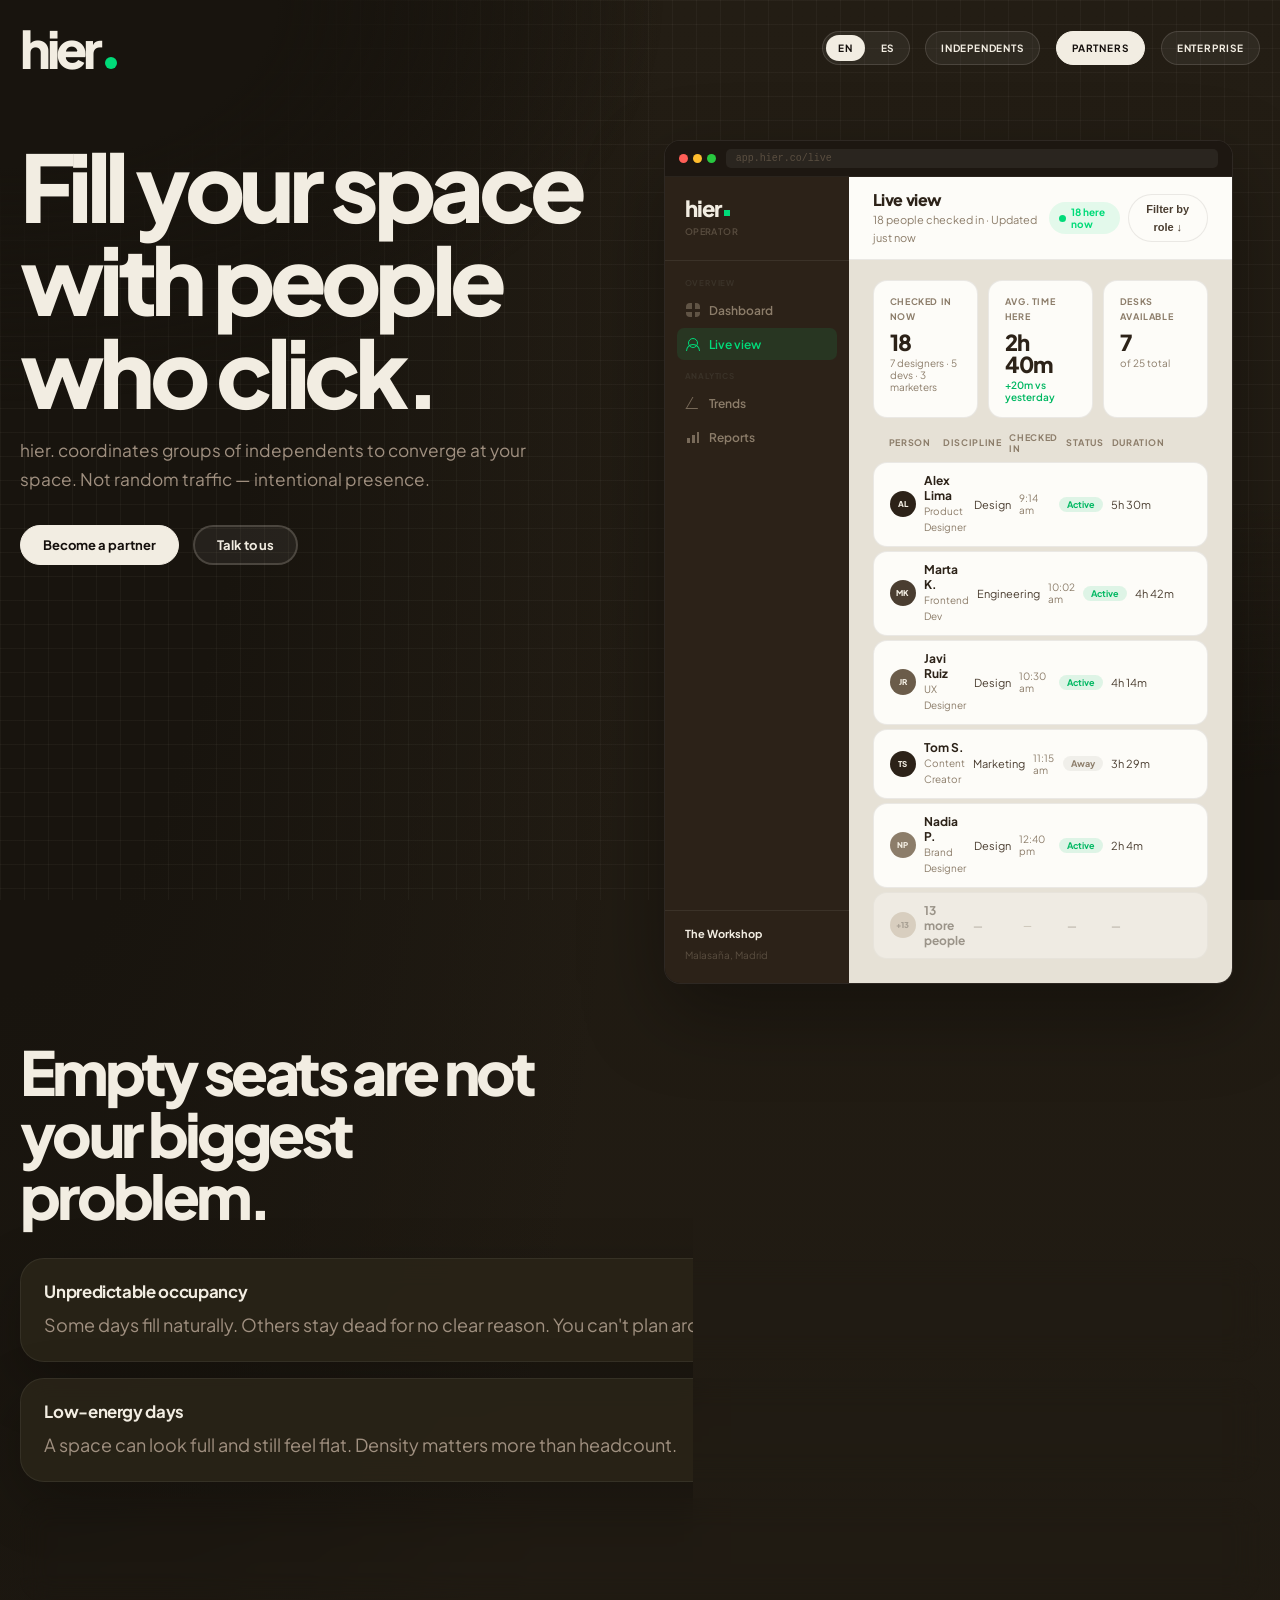
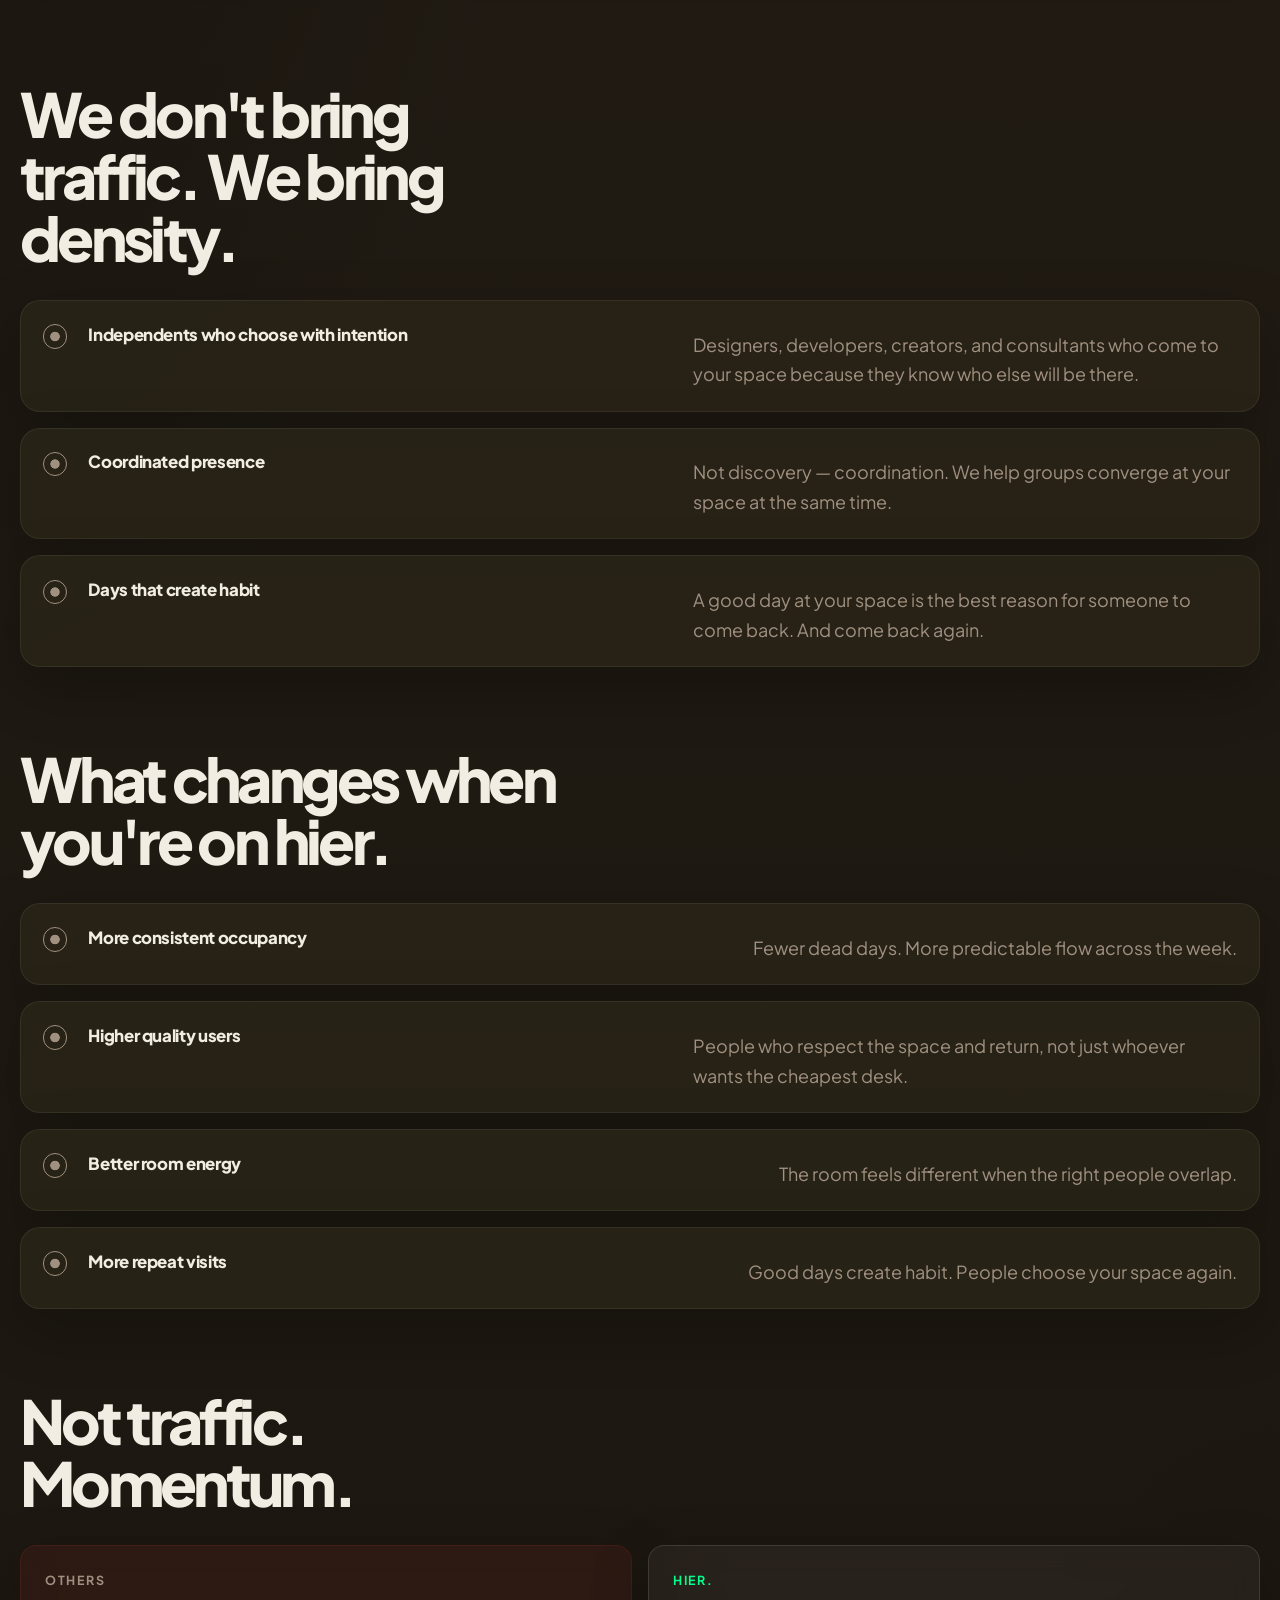
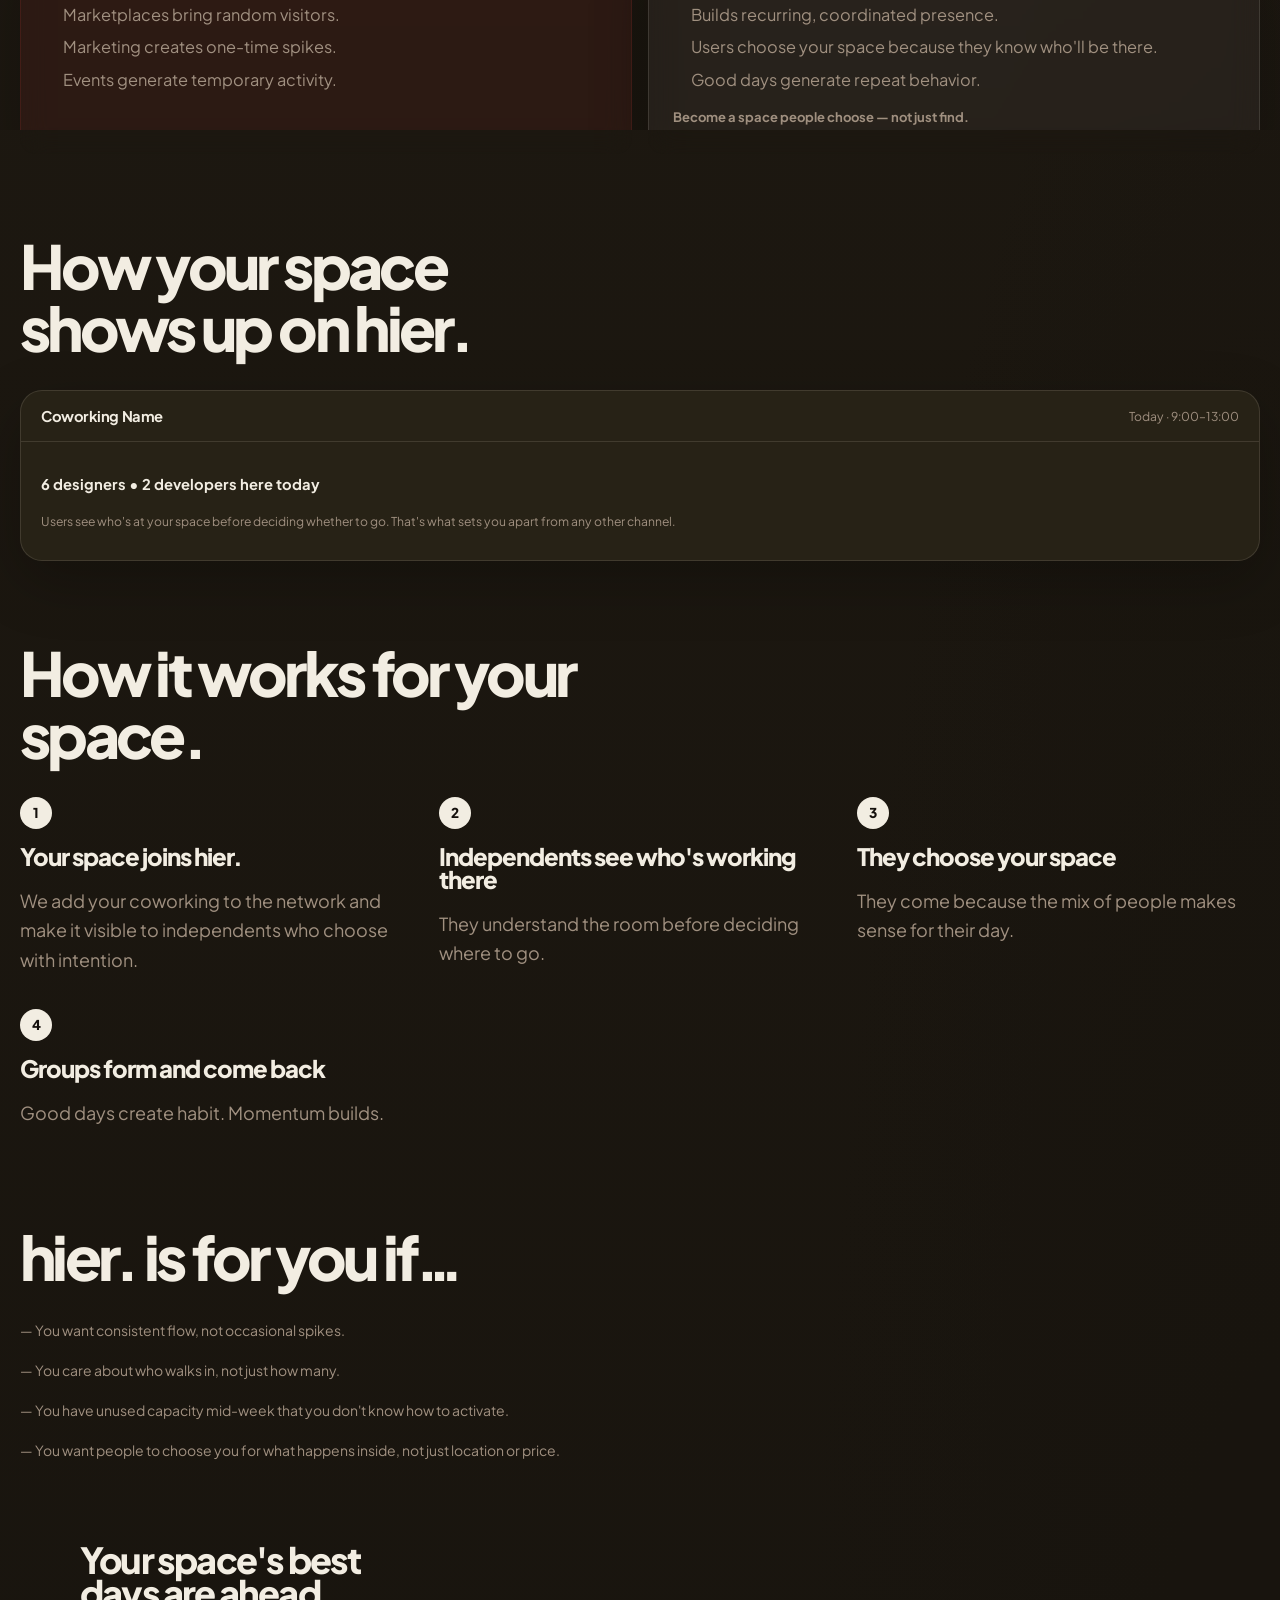
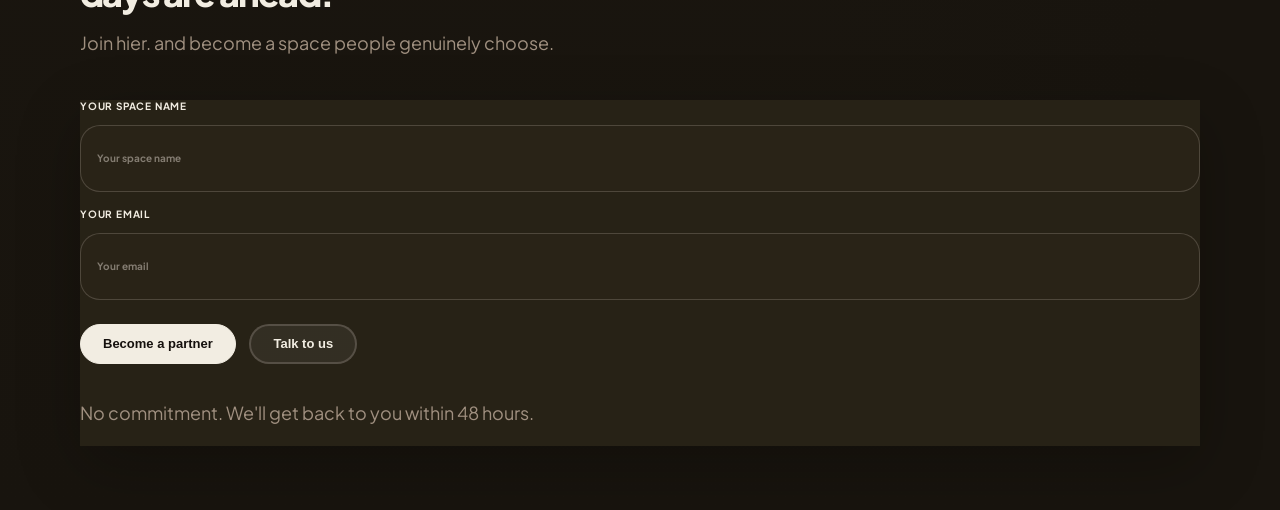
<file: supply.html>
<!DOCTYPE html>
<html lang="en">
  <head>
    <meta charset="UTF-8" />
    <meta name="viewport" content="width=device-width, initial-scale=1.0" />
    <title>hier. | Partners</title>
    <meta
      name="description"
      content="hier. helps partners create recurring, coordinated presence with stronger room energy and more repeat visits."
    />
    <link rel="preconnect" href="https://fonts.googleapis.com" />
    <link rel="preconnect" href="https://fonts.gstatic.com" crossorigin />
    <link
      href="https://fonts.googleapis.com/css2?family=Plus+Jakarta+Sans:wght@400;500;600;700;800&display=swap"
      rel="stylesheet"
    />
    <link rel="stylesheet" href="./styles.css" />
    <script defer src="./script.js"></script>
  </head>
  <body class="supply-dark-page">
    <div class="page-noise" aria-hidden="true"></div>
    <header class="site-header">
      <a class="brandmark" href="./index.html" aria-label="hier. home">
        <span class="brandmark-word">hier</span><span class="logo-dot-active" aria-hidden="true"></span>
      </a>
      <div class="header-actions">
        <div class="language-switcher" aria-label="Language switcher">
          <button type="button" class="lang-button" data-lang="en">EN</button>
          <button type="button" class="lang-button" data-lang="es">ES</button>
        </div>
        <nav class="site-nav">
          <a href="./demand.html" data-i18n="nav.demand">Independents</a>
          <a href="./supply.html" aria-current="page" data-i18n="nav.supply">Partners</a>
          <a href="./enterprise.html" data-i18n="nav.enterprise">Enterprise</a>
        </nav>
      </div>
    </header>

    <main>
      <section class="hero hero-supply hero-supply-dark">
        <div class="hero-copy reveal">
          <h1 data-i18n="supply.hero.title">Fill your space with people who click.</h1>
          <p class="hero-text" data-i18n="supply.hero.text">
            hier. coordinates groups of independents to converge at your space. Not random traffic — intentional presence.
          </p>
          <div class="hero-actions">
            <a class="button button-solid" href="#partner-form" data-i18n="supply.hero.ctaPrimary">Become a partner</a>
            <a class="button button-ghost" href="#partner-form" data-i18n="supply.hero.ctaSecondary">Talk to us</a>
          </div>
        </div>

        <div class="hero-panel reveal supply-hero-panel">
          <div class="supply-live-browser">
            <div class="supply-live-browser-bar">
              <div class="supply-live-browser-dots">
                <span></span><span></span><span></span>
              </div>
              <div class="supply-live-browser-url">app.hier.co/live</div>
            </div>

            <div class="supply-live-app">
              <aside class="supply-live-sidebar">
                <div class="supply-live-logo">
                  <div class="supply-live-logo-text">hier<span class="logo-dot-active-dark" aria-hidden="true"></span></div>
                  <p>Operator</p>
                </div>

                <div class="supply-live-nav-block">
                  <p>Overview</p>
                  <div class="supply-live-nav-item">
                    <span class="supply-live-nav-icon supply-live-grid-icon"></span>
                    <span>Dashboard</span>
                  </div>
                  <div class="supply-live-nav-item is-active">
                    <span class="supply-live-nav-icon supply-live-person-icon"></span>
                    <span>Live view</span>
                  </div>
                </div>

                <div class="supply-live-nav-block">
                  <p>Analytics</p>
                  <div class="supply-live-nav-item">
                    <span class="supply-live-nav-icon supply-live-trend-icon"></span>
                    <span>Trends</span>
                  </div>
                  <div class="supply-live-nav-item">
                    <span class="supply-live-nav-icon supply-live-bars-icon"></span>
                    <span>Reports</span>
                  </div>
                </div>

                <div class="supply-live-footer">
                  <strong>The Workshop</strong>
                  <span>Malasaña, Madrid</span>
                </div>
              </aside>

              <div class="supply-live-main">
                <div class="supply-live-topbar">
                  <div>
                    <h3>Live view</h3>
                    <p>18 people checked in · Updated just now</p>
                  </div>
                  <div class="supply-live-actions">
                    <div class="supply-live-badge">
                      <span class="logo-dot-active"></span>
                      <span>18 here now</span>
                    </div>
                    <button type="button" class="supply-live-pill">Filter by role ↓</button>
                  </div>
                </div>

                <div class="supply-live-content">
                  <div class="supply-live-metrics">
                    <article class="supply-live-metric">
                      <p>Checked in now</p>
                      <strong>18</strong>
                      <span>7 designers · 5 devs · 3 marketers</span>
                    </article>
                    <article class="supply-live-metric">
                      <p>Avg. time here</p>
                      <strong>2h 40m</strong>
                      <span class="is-positive">+20m vs yesterday</span>
                    </article>
                    <article class="supply-live-metric">
                      <p>Desks available</p>
                      <strong>7</strong>
                      <span>of 25 total</span>
                    </article>
                  </div>

                  <div class="supply-live-table">
                    <div class="supply-live-table-head">
                      <span>Person</span>
                      <span>Discipline</span>
                      <span>Checked in</span>
                      <span>Status</span>
                      <span>Duration</span>
                    </div>

                    <div class="supply-live-table-row">
                      <div class="supply-live-person">
                        <span class="supply-live-avatar dark">AL</span>
                        <div><strong>Alex Lima</strong><p>Product Designer</p></div>
                      </div>
                      <span>Design</span>
                      <span>9:14 am</span>
                      <span><em class="supply-live-status active">Active</em></span>
                      <span>5h 30m</span>
                    </div>

                    <div class="supply-live-table-row">
                      <div class="supply-live-person">
                        <span class="supply-live-avatar mid">MK</span>
                        <div><strong>Marta K.</strong><p>Frontend Dev</p></div>
                      </div>
                      <span>Engineering</span>
                      <span>10:02 am</span>
                      <span><em class="supply-live-status active">Active</em></span>
                      <span>4h 42m</span>
                    </div>

                    <div class="supply-live-table-row">
                      <div class="supply-live-person">
                        <span class="supply-live-avatar warm">JR</span>
                        <div><strong>Javi Ruiz</strong><p>UX Designer</p></div>
                      </div>
                      <span>Design</span>
                      <span>10:30 am</span>
                      <span><em class="supply-live-status active">Active</em></span>
                      <span>4h 14m</span>
                    </div>

                    <div class="supply-live-table-row">
                      <div class="supply-live-person">
                        <span class="supply-live-avatar dark">TS</span>
                        <div><strong>Tom S.</strong><p>Content Creator</p></div>
                      </div>
                      <span>Marketing</span>
                      <span>11:15 am</span>
                      <span><em class="supply-live-status idle">Away</em></span>
                      <span>3h 29m</span>
                    </div>

                    <div class="supply-live-table-row">
                      <div class="supply-live-person">
                        <span class="supply-live-avatar muted">NP</span>
                        <div><strong>Nadia P.</strong><p>Brand Designer</p></div>
                      </div>
                      <span>Design</span>
                      <span>12:40 pm</span>
                      <span><em class="supply-live-status active">Active</em></span>
                      <span>2h 4m</span>
                    </div>

                    <div class="supply-live-table-row is-faded">
                      <div class="supply-live-person">
                        <span class="supply-live-avatar plus">+13</span>
                        <div><strong>13 more people</strong></div>
                      </div>
                      <span>—</span>
                      <span>—</span>
                      <span>—</span>
                      <span>—</span>
                    </div>
                  </div>
                </div>
              </div>
            </div>
          </div>
        </div>
      </section>

      <section class="content-grid demand-simple-section">
        <div class="section-intro reveal demand-simple-intro">
          <h2 data-i18n="supply.problem.title">Empty seats are not your biggest problem.</h2>
        </div>
        <div class="demand-problem-list reveal">
          <article class="demand-problem-item">
            <h3 data-i18n="supply.problem.one.title">Unpredictable occupancy</h3>
            <p data-i18n="supply.problem.one.text">Some days fill naturally. Others stay dead for no clear reason. You can't plan around something you can't control.</p>
          </article>
          <article class="demand-problem-item">
            <h3 data-i18n="supply.problem.two.title">Low-energy days</h3>
            <p data-i18n="supply.problem.two.text">A space can look full and still feel flat. Density matters more than headcount.</p>
          </article>
          <article class="demand-problem-item">
            <h3 data-i18n="supply.problem.three.title">The wrong mix</h3>
            <p data-i18n="supply.problem.three.text">You can fill seats. But you can't control who shows up — or whether they come back.</p>
          </article>
        </div>
      </section>

      <section class="content-grid demand-simple-section">
        <div class="section-intro reveal demand-simple-intro">
          <h2 data-i18n="supply.solution.title">We don't bring traffic. We bring density.</h2>
        </div>
        <div class="demand-solution-list reveal">
          <article class="benefit-row demand-solution-row">
            <h3 data-i18n="supply.solution.one.title">Independents who choose with intention</h3>
            <p data-i18n="supply.solution.one.text">Designers, developers, creators, and consultants who come to your space because they know who else will be there.</p>
          </article>
          <article class="benefit-row demand-solution-row">
            <h3 data-i18n="supply.solution.two.title">Coordinated presence</h3>
            <p data-i18n="supply.solution.two.text">Not discovery — coordination. We help groups converge at your space at the same time.</p>
          </article>
          <article class="benefit-row demand-solution-row">
            <h3 data-i18n="supply.solution.three.title">Days that create habit</h3>
            <p data-i18n="supply.solution.three.text">A good day at your space is the best reason for someone to come back. And come back again.</p>
          </article>
        </div>
      </section>

      <section class="content-grid demand-simple-section">
        <div class="section-intro reveal demand-simple-intro">
          <h2 data-i18n="supply.features.title">What changes when you're on hier.</h2>
        </div>
        <div class="demand-solution-list reveal">
          <article class="benefit-row demand-solution-row">
            <h3 data-i18n="supply.features.one.title">More consistent occupancy</h3>
            <p data-i18n="supply.features.one.text">Fewer dead days. More predictable flow across the week.</p>
          </article>
          <article class="benefit-row demand-solution-row">
            <h3 data-i18n="supply.features.two.title">Higher quality users</h3>
            <p data-i18n="supply.features.two.text">People who respect the space and return — not just whoever wants the cheapest desk.</p>
          </article>
          <article class="benefit-row demand-solution-row">
            <h3 data-i18n="supply.features.three.title">Better room energy</h3>
            <p data-i18n="supply.features.three.text">The room feels different when the right people overlap.</p>
          </article>
          <article class="benefit-row demand-solution-row">
            <h3 data-i18n="supply.features.four.title">More repeat visits</h3>
            <p data-i18n="supply.features.four.text">Good days create habit. People choose your space again.</p>
          </article>
        </div>
      </section>

      <section class="content-grid demand-simple-section" id="problem">
        <div class="section-intro reveal demand-simple-intro">
          <h2 data-i18n="supply.diff.title">Not traffic. Momentum.</h2>
        </div>
        <div class="demand-compare-grid reveal">
          <article class="demand-compare-card comparison-left">
            <p class="demand-compare-label" data-i18n="supply.diff.others">Others</p>
            <div class="demand-compare-list">
              <p data-i18n="supply.diff.otherOne">Marketplaces bring random visitors.</p>
              <p data-i18n="supply.diff.otherTwo">Marketing creates one-time spikes.</p>
              <p data-i18n="supply.diff.otherThree">Events generate temporary activity.</p>
            </div>
          </article>
          <article class="demand-compare-card is-strong comparison-right">
            <p class="demand-compare-label" data-i18n="supply.diff.here">hier.</p>
            <div class="demand-compare-list">
              <p data-i18n="supply.diff.hereOne">hier. builds recurring, coordinated presence.</p>
              <p data-i18n="supply.diff.hereTwo">Users choose your space because they know who'll be there.</p>
              <p data-i18n="supply.diff.hereThree">Good days generate repeat behavior.</p>
            </div>
            <p class="demand-compare-foot" data-i18n="supply.diff.foot">Become a space people choose — not just find.</p>
          </article>
        </div>
      </section>

      <section class="content-grid demand-simple-section">
        <div class="section-intro reveal demand-simple-intro">
          <h2 data-i18n="supply.mock.title">How your space shows up on hier.</h2>
        </div>
        <div class="demand-social-list reveal">
          <div class="rounded-xl border border-border bg-card overflow-hidden shadow-sm demand-hero-browser">
            <div class="px-5 py-4 border-b border-border">
              <div class="flex items-center justify-between">
                <span class="text-sm font-semibold text-foreground tracking-tight">Coworking Name</span>
                <span class="text-xs text-muted-foreground">Today · 9:00–13:00</span>
              </div>
            </div>
            <div class="px-5 py-4">
              <p class="text-sm font-semibold text-foreground">6 designers • 2 developers here today</p>
              <p class="text-xs text-muted-foreground" style="margin-top: 0.5rem;" data-i18n="supply.mock.text">
                Users see who&apos;s at your space before deciding whether to go. That&apos;s what sets you apart from any other channel.
              </p>
            </div>
          </div>
        </div>
      </section>

      <section class="content-grid demand-simple-section" id="how-it-works">
        <div class="section-intro reveal demand-simple-intro">
          <h2 data-i18n="supply.how.title">How it works for your space.</h2>
        </div>
        <div class="feature-grid demand-steps-grid demand-steps-plain">
          <article class="feature-card reveal">
            <span class="feature-index">1</span>
            <h3 data-i18n="supply.how.one.title">Your space joins hier.</h3>
            <p data-i18n="supply.how.one.text">We add your coworking to the network and make it visible to independents who choose with intention.</p>
          </article>
          <article class="feature-card reveal">
            <span class="feature-index">2</span>
            <h3 data-i18n="supply.how.two.title">Independents see who's working there</h3>
            <p data-i18n="supply.how.two.text">They understand the room before deciding where to go.</p>
          </article>
          <article class="feature-card reveal">
            <span class="feature-index">3</span>
            <h3 data-i18n="supply.how.three.title">They choose your space</h3>
            <p data-i18n="supply.how.three.text">They come because the mix of people makes sense for their day.</p>
          </article>
          <article class="feature-card reveal">
            <span class="feature-index">4</span>
            <h3 data-i18n="supply.how.four.title">Groups form and come back</h3>
            <p data-i18n="supply.how.four.text">Good days create habit. Momentum builds.</p>
          </article>
        </div>
      </section>

      <section class="content-grid demand-simple-section">
        <div class="section-intro reveal demand-simple-intro">
          <h2 data-i18n="supply.fit.title">hier. is for you if…</h2>
        </div>
        <div class="demand-problem-list reveal supply-fit-list">
          <p data-i18n="supply.fit.one.title">You want consistent flow, not occasional spikes.</p>
          <p data-i18n="supply.fit.two.title">You care about who walks in, not just how many.</p>
          <p data-i18n="supply.fit.three.title">You have unused capacity mid-week that you don't know how to activate.</p>
          <p data-i18n="supply.fit.four.title">You want people to choose you for what happens inside, not just location or price.</p>
        </div>
      </section>

      <section class="waitlist-section demand-final-cta" id="partner-form">
        <div class="waitlist-copy reveal demand-final-copy">
          <h2 data-i18n="supply.waitlist.title">Your space's best days are ahead.</h2>
          <p data-i18n="supply.waitlist.text">
            Join hier. and become a space people genuinely choose.
          </p>
        </div>
        <form class="waitlist-form reveal demand-final-form">
          <label>
            <span data-i18n="supply.form.nameLabel">Your space name</span>
            <input type="text" placeholder="Your space name" data-i18n-attr="placeholder:supply.form.namePlaceholder" />
          </label>
          <label>
            <span data-i18n="supply.form.emailLabel">Your email</span>
            <input type="email" placeholder="Your email" data-i18n-attr="placeholder:supply.form.emailPlaceholder" />
          </label>
          <div class="hero-actions" style="margin-top: 0;">
            <button class="button button-solid" type="submit" data-i18n="supply.form.buttonPrimary">Become a partner</button>
            <button class="button button-ghost" type="button" data-i18n="supply.form.buttonSecondary">Talk to us</button>
          </div>
          <p class="metrics-note" data-i18n="supply.form.note">No commitment. We'll get back to you within 48 hours.</p>
        </form>
      </section>
    </main>
  </body>
</html>
</file>
<file: styles.css>
:root {
  --bg-light: #e6e1d6;
  --bg-dark: #18140e;
  --card-light: #efe8db;
  --card-dark: #241f15;
  --ink-primary: #2c2218;
  --ink-secondary: #4a3d30;
  --ink-tertiary: #6b5c4a;
  --ink-muted: #8c7d6a;
  --ink-d-primary: #f2ede2;
  --ink-d-secondary: #a09080;
  --ink-d-tertiary: #5a4e40;
  --border-light: rgba(44, 34, 24, 0.1);
  --border-dark: rgba(242, 237, 226, 0.07);
  --here-light: #00db79;
  --here-dark: #00db79;
  --bg: var(--bg-light);
  --paper: var(--card-light);
  --ink: var(--ink-primary);
  --muted: var(--ink-tertiary);
  --muted-strong: var(--ink-secondary);
  --signal: var(--here-light);
  --line: var(--border-light);
  --line-strong: rgba(44, 34, 24, 0.18);
  --shadow: 0 20px 60px rgba(44, 34, 24, 0.06);
  --radius: 20px;
  --radius-pill: 9999px;
  --max-width: 1240px;
}

* {
  box-sizing: border-box;
}

html {
  scroll-behavior: smooth;
}

body {
  margin: 0;
  position: relative;
  isolation: isolate;
  background:
    radial-gradient(ellipse 72% 62% at 0% 0%, var(--bg-light) 30%, transparent 72%),
    radial-gradient(ellipse 58% 68% at 100% 100%, var(--bg-light) 20%, transparent 65%),
    linear-gradient(180deg, #efede5 0%, var(--bg-light) 100%);
  color: var(--ink);
  font-family: "Plus Jakarta Sans", "Helvetica Neue", sans-serif;
}

body.selector-page {
  min-height: 100vh;
  display: grid;
  place-items: center;
}

body.index-page,
body.demand-workers-page {
  --ink: var(--ink-primary);
  --muted: var(--ink-tertiary);
  --muted-strong: var(--ink-secondary);
  --line: var(--border-light);
  --line-strong: rgba(44, 34, 24, 0.18);
  --shadow: 0 20px 60px rgba(44, 34, 24, 0.06);
}

a {
  color: inherit;
  text-decoration: none;
}

p,
li,
input,
select,
button {
  font-size: 13px;
  line-height: 1.65;
}

h1,
h2,
h3,
strong {
  margin: 0;
}

@media (min-width: 961px) {
  .hero-text,
  .selector-intro,
  .feature-card p,
  .benefit-row p,
  .waitlist-copy p,
  .presence-meta,
  .metrics-note,
  .value-list li,
  .steps li,
  .demand-problem-item p,
  .demand-solution-row p,
  .demand-quote footer,
  .split-copy > p {
    font-size: 18px;
    line-height: 1.65;
  }
}

.page-noise {
  position: fixed;
  inset: 0;
  overflow: hidden;
  pointer-events: none;
  z-index: -1;
}

.page-noise::before,
.page-noise::after {
  content: "";
  position: absolute;
  inset: 0;
  pointer-events: none;
}

.page-noise::before {
  background-image:
    linear-gradient(rgba(44, 34, 24, 0.055) 1px, transparent 1px),
    linear-gradient(90deg, rgba(44, 34, 24, 0.055) 1px, transparent 1px);
  background-size: 24px 24px;
  opacity: 0.8;
}

.page-noise::after {
  background:
    radial-gradient(ellipse 72% 62% at 0% 0%, var(--bg-light) 30%, transparent 72%),
    radial-gradient(ellipse 58% 68% at 100% 100%, var(--bg-light) 20%, transparent 65%);
}

.site-header,
.hero,
.statement-strip,
.content-grid,
.split-section,
.audience-band,
.sound-section,
.waitlist-section,
.pricing-band {
  width: min(calc(100% - 2rem), var(--max-width));
  margin-inline: auto;
}

.site-header {
  display: flex;
  align-items: center;
  justify-content: space-between;
  padding: 1rem 0 0;
}

.brandmark,
.selector-brand {
  font-size: clamp(2rem, 4vw, 4rem);
  font-weight: 800;
  letter-spacing: -0.08em;
}

.brandmark {
  display: inline-flex;
  align-items: baseline;
  gap: 0.12em;
}

.brandmark-word {
  display: inline-block;
}

.brandmark .logo-dot-active,
.brandmark .logo-dot-active-dark {
  width: 0.24em;
  height: 0.24em;
  margin-bottom: 0.16em;
}

.site-nav {
  display: flex;
  gap: 1rem;
}

.header-actions {
  display: flex;
  align-items: center;
  gap: 0.9rem;
}

.language-switcher {
  display: inline-flex;
  align-items: center;
  gap: 0.25rem;
  padding: 0.2rem;
  border: 1px solid var(--line);
  border-radius: var(--radius-pill);
  background: rgba(44, 34, 24, 0.04);
}

.lang-button {
  border: 0;
  background: transparent;
  color: var(--ink);
  border-radius: var(--radius-pill);
  padding: 0.45rem 0.75rem;
  font: inherit;
  font-weight: 700;
  font-size: 10px;
  letter-spacing: 0.08em;
  text-transform: uppercase;
  cursor: pointer;
}

.lang-button.is-active {
  background: var(--ink);
  color: var(--paper);
}

.site-nav a {
  border: 1px solid var(--line);
  border-radius: var(--radius-pill);
  padding: 0.62rem 0.95rem;
  background: rgba(44, 34, 24, 0.04);
  font-size: 10px;
  font-weight: 700;
  letter-spacing: 0.08em;
  text-transform: uppercase;
}

.site-nav a[aria-current="page"] {
  border-color: var(--ink);
  background: var(--ink);
  color: var(--paper);
}

.hero {
  min-height: calc(100vh - 5rem);
  display: grid;
  grid-template-columns: 1.15fr 0.85fr;
  gap: 2rem;
  align-items: center;
  padding: 4rem 0 5rem;
}

.hero-index {
  min-height: auto;
  grid-template-columns: minmax(0, 1fr);
  gap: 0;
  padding-top: 4.75rem;
  padding-bottom: 4.5rem;
}

.hero-copy h1 {
  max-width: 9ch;
  font-size: clamp(3.4rem, 8vw, 52px);
  line-height: 0.92;
  letter-spacing: -2.5px;
  font-weight: 800;
  text-transform: none;
}

.eyebrow {
  display: none;
}

.hero-text,
.selector-intro {
  max-width: 42rem;
  margin: 1.5rem 0 0;
  font-size: 13px;
  line-height: 1.65;
  color: var(--muted-strong);
}

.hero-actions {
  display: flex;
  flex-wrap: wrap;
  gap: 0.85rem;
  margin-top: 2rem;
}

.button {
  display: inline-flex;
  align-items: center;
  justify-content: center;
  min-height: 40px;
  padding: 11px 22px;
  border-radius: 100px;
  border: 1px solid var(--ink);
  font-weight: 700;
  font-size: 13px;
  line-height: 1;
}

.button-solid {
  background: var(--ink);
  color: var(--paper);
}

.button-ghost {
  background: transparent;
  color: var(--ink);
  border-width: 2px;
  border-color: rgba(44, 34, 24, 0.2);
}

.hero-panel,
.selector-card,
.feature-card,
.quote-card,
.benefit-row,
.sound-card,
.waitlist-form,
.metrics-card,
.presence-card,
.price-cards article {
  background: var(--card-light);
  border: 1px solid var(--line);
  border-radius: var(--radius);
  box-shadow: var(--shadow);
}

.presence-card,
.metrics-card {
  padding: 1.5rem;
}

.presence-top,
.metric-row {
  display: flex;
  justify-content: space-between;
  gap: 1rem;
}

.presence-brand {
  margin-top: 1.8rem;
  font-size: clamp(3rem, 7vw, 5.5rem);
  font-weight: 800;
  letter-spacing: -0.08em;
}

.presence-question {
  margin: 0.8rem 0 1.4rem;
  font-size: 1.2rem;
  font-weight: 700;
}

.presence-list {
  padding: 0;
  margin: 0;
  list-style: none;
  border-top: 1px solid var(--line);
}

.presence-list li,
.metric-row {
  padding: 1rem 0;
  border-bottom: 1px solid var(--line);
}

.presence-place,
.metric-row strong,
.sound-keyword {
  display: block;
  font-weight: 800;
}

.metric-row strong,
.price-cards article strong {
  color: var(--ink);
}

.presence-meta,
.metrics-note {
  color: var(--muted);
}

.statement-strip {
  display: grid;
  gap: 0.35rem;
  padding: 0 0 5rem;
}

.statement-strip p {
  margin: 0;
  font-size: clamp(24px, 4vw, 36px);
  line-height: 0.94;
  letter-spacing: -1.8px;
  font-weight: 800;
}

.content-grid,
.sound-section,
.pricing-band {
  padding: 0 0 5rem;
}

.section-intro {
  margin-bottom: 2rem;
}

.section-intro h2,
.waitlist-copy h2 {
  max-width: 12ch;
  font-size: clamp(28px, 4vw, 36px);
  line-height: 0.94;
  letter-spacing: -1.8px;
  font-weight: 800;
}

.feature-grid,
.benefit-stack,
.price-cards {
  display: grid;
  gap: 1rem;
}

.feature-grid {
  grid-template-columns: repeat(3, minmax(0, 1fr));
}

.feature-card,
.benefit-row,
.quote-card,
.sound-card,
.price-cards article {
  padding: 1.35rem;
}

.feature-index {
  display: inline-block;
  margin-bottom: 1rem;
  font-size: 10px;
  font-weight: 700;
  letter-spacing: 0.08em;
  text-transform: uppercase;
}

.feature-card h3,
.benefit-row h3 {
  font-size: 24px;
  line-height: 0.96;
  letter-spacing: -1px;
  font-weight: 800;
}

.split-section,
.waitlist-section {
  display: grid;
  grid-template-columns: repeat(2, minmax(0, 1fr));
  gap: 1rem;
  align-items: stretch;
  padding: 0 0 5rem;
}

.steps,
.value-list {
  margin: 1.5rem 0 0;
  padding-left: 1.2rem;
}

.split-visual {
  display: grid;
}

.quote-card {
  min-height: 100%;
  display: grid;
  place-items: end start;
}

.quote-text {
  margin: 0;
  max-width: 16ch;
  font-size: clamp(24px, 4vw, 36px);
  line-height: 0.94;
  letter-spacing: -1.8px;
  font-weight: 800;
}

.benefit-row {
  display: flex;
  align-items: start;
  justify-content: space-between;
  gap: 1.25rem;
}

.benefit-row p {
  max-width: 34rem;
  margin: 0;
  color: var(--muted-strong);
}

.audience-band {
  padding: 0 0 5rem;
}

.audience-tags {
  display: flex;
  flex-wrap: wrap;
  gap: 0.75rem;
}

.audience-tags span {
  padding: 3px 10px;
  border-radius: 100px;
  background: rgba(44, 34, 24, 0.07);
  color: var(--muted-strong);
  font-size: 10px;
  font-weight: 700;
  letter-spacing: 0.08em;
  text-transform: uppercase;
}

.sound-card {
  max-width: 40rem;
}

.pricing-band .price-cards {
  grid-template-columns: repeat(3, minmax(0, 1fr));
}

.price-cards article strong {
  font-size: clamp(2rem, 4vw, 3rem);
  line-height: 1;
  letter-spacing: -0.06em;
}

.price-cards article {
  border-color: rgba(29, 143, 99, 0.18);
}

.price-cards article span {
  display: block;
  margin-top: 0.65rem;
  color: var(--muted);
}

.waitlist-section {
  padding-bottom: 4rem;
}

.waitlist-form {
  display: grid;
  gap: 1rem;
}

.waitlist-form label {
  display: grid;
  gap: 0.45rem;
  font-weight: 700;
  font-size: 10px;
  letter-spacing: 0.08em;
  text-transform: uppercase;
}

.waitlist-form input,
.waitlist-form select {
  width: 100%;
  border: 1px solid var(--line-strong);
  border-radius: 20px;
  padding: 0.9rem 1rem;
  font: inherit;
  background: var(--card-light);
}

.selector-shell {
  width: min(calc(100% - 2rem), 70rem);
  padding: 3rem;
}

.selector-grid {
  display: grid;
  grid-template-columns: repeat(2, minmax(0, 1fr));
  gap: 1rem;
  margin-top: 2rem;
}

.selector-card {
  display: grid;
  gap: 0.75rem;
  padding: 1.5rem;
}

.selector-card strong {
  font-size: 24px;
  line-height: 0.96;
  letter-spacing: -1px;
}

.selector-label,
.metrics-label {
  color: var(--muted);
  font-size: 10px;
  font-weight: 700;
  letter-spacing: 0.08em;
  text-transform: uppercase;
}

.index-page .selector-grid {
  margin-top: 0;
}

.reveal {
  opacity: 0;
  transform: translateY(20px);
  transition: opacity 700ms ease, transform 700ms ease;
}

.reveal.is-visible {
  opacity: 1;
  transform: translateY(0);
}

body.supply-dark-page {
  background:
    radial-gradient(ellipse 72% 62% at 0% 0%, var(--bg-dark) 30%, transparent 72%),
    radial-gradient(ellipse 58% 68% at 100% 100%, var(--bg-dark) 20%, transparent 65%),
    linear-gradient(180deg, #231d14 0%, var(--bg-dark) 100%);
  color: var(--ink-d-primary);
}

body.enterprise-dark-page {
  background:
    radial-gradient(ellipse 72% 62% at 0% 0%, #17130d 30%, transparent 72%),
    radial-gradient(ellipse 58% 68% at 100% 100%, #17130d 20%, transparent 65%),
    linear-gradient(180deg, #15110c 0%, #090705 100%);
  color: var(--ink-d-primary);
}

.enterprise-dark-page .page-noise {
}

.enterprise-dark-page .page-noise::before {
  background-image:
    linear-gradient(rgba(242, 237, 226, 0.05) 1px, transparent 1px),
    linear-gradient(90deg, rgba(242, 237, 226, 0.05) 1px, transparent 1px);
}

.enterprise-dark-page .page-noise::after {
  background:
    radial-gradient(ellipse 72% 62% at 0% 0%, #17130d 30%, transparent 72%),
    radial-gradient(ellipse 58% 68% at 100% 100%, #17130d 20%, transparent 65%);
}

.enterprise-dark-page .site-nav a,
.enterprise-dark-page .language-switcher {
  background: rgba(255, 248, 240, 0.035);
  border-color: rgba(236, 226, 214, 0.08);
}

.enterprise-dark-page .site-nav a[aria-current="page"] {
  background: var(--ink-d-primary);
  color: #0c0907;
  border-color: var(--ink-d-primary);
}

.enterprise-dark-page .lang-button {
  color: var(--ink-d-primary);
}

.enterprise-dark-page .lang-button.is-active {
  background: var(--ink-d-primary);
  color: #0c0907;
}

.enterprise-dark-page .hero,
.enterprise-dark-page .content-grid,
.enterprise-dark-page .split-section,
.enterprise-dark-page .pricing-band,
.enterprise-dark-page .waitlist-section,
.enterprise-dark-page .statement-strip {
  text-align: left;
}

.enterprise-dark-page .hero-copy h1,
.enterprise-dark-page .section-intro h2,
.enterprise-dark-page .split-copy h2,
.enterprise-dark-page .waitlist-copy h2,
.enterprise-dark-page .brandmark,
.enterprise-dark-page .feature-card h3,
.enterprise-dark-page .benefit-row h3,
.enterprise-dark-page .quote-text,
.enterprise-dark-page .price-cards article strong {
  color: var(--ink-d-primary);
}

.enterprise-dark-page .hero-text,
.enterprise-dark-page p,
.enterprise-dark-page li,
.enterprise-dark-page .metrics-note,
.enterprise-dark-page .presence-meta,
.enterprise-dark-page .value-list li,
.enterprise-dark-page .price-cards article span,
.enterprise-dark-page .waitlist-copy p,
.enterprise-dark-page .feature-card p,
.enterprise-dark-page .benefit-row p {
  color: var(--ink-d-secondary);
}

.enterprise-dark-page .hero-panel,
.enterprise-dark-page .metrics-card,
.enterprise-dark-page .feature-card,
.enterprise-dark-page .benefit-row,
.enterprise-dark-page .quote-card,
.enterprise-dark-page .price-cards article,
.enterprise-dark-page .waitlist-form {
  background: rgba(42, 36, 24, 0.92);
  border-color: var(--border-dark);
  box-shadow: 0 24px 70px rgba(0, 0, 0, 0.38);
}

.enterprise-dark-page .feature-index {
  background: var(--ink-d-primary);
  color: #0c0907;
}

.enterprise-dark-page .metrics-label,
.enterprise-dark-page .metric-row span,
.enterprise-dark-page .eyebrow {
  color: rgba(236, 226, 214, 0.5);
}

.enterprise-dark-page .metric-row strong {
  color: var(--ink-d-primary);
}

.enterprise-dark-page .statement-strip {
  border-top-color: rgba(236, 226, 214, 0.1);
  border-bottom-color: rgba(236, 226, 214, 0.1);
}

.enterprise-dark-page .pricing-band h2 {
  margin: 0 0 1.5rem;
  font-size: clamp(2.25rem, 5vw, 3rem);
  line-height: 1;
  letter-spacing: -0.06em;
  color: var(--ink-d-primary);
}

.enterprise-dark-page .pricing-band .price-cards {
  grid-template-columns: repeat(4, minmax(0, 1fr));
}

.enterprise-dark-page .price-cards article strong {
  font-size: 18px;
  line-height: 1.1;
  letter-spacing: -0.5px;
}

.enterprise-dark-page .statement-strip p:first-child {
  color: var(--ink-d-primary);
}

.enterprise-dark-page .statement-strip p:last-child {
  color: var(--ink-d-secondary);
}

.enterprise-dark-page .quote-card,
.enterprise-dark-page .pricing-band {
  background:
    linear-gradient(180deg, rgba(255, 248, 240, 0.03), rgba(255, 248, 240, 0.015));
}

.enterprise-dark-page .button-solid {
  background: var(--ink-d-primary);
  color: #0c0907;
  border-color: var(--ink-d-primary);
}

.enterprise-dark-page .button-ghost {
  background: rgba(255, 248, 240, 0.035);
  color: var(--ink-d-primary);
  border-color: rgba(236, 226, 214, 0.12);
}

.enterprise-dark-page input,
.enterprise-dark-page select {
  background: rgba(42, 36, 24, 0.96);
  color: var(--ink-d-primary);
  border-color: rgba(236, 226, 214, 0.12);
}

.enterprise-dark-page input::placeholder {
  color: rgba(236, 226, 214, 0.46);
}

.supply-dark-page .page-noise {
}

.supply-dark-page .page-noise::before {
  background-image:
    linear-gradient(rgba(242, 237, 226, 0.05) 1px, transparent 1px),
    linear-gradient(90deg, rgba(242, 237, 226, 0.05) 1px, transparent 1px);
}

.supply-dark-page .page-noise::after {
  background:
    radial-gradient(ellipse 72% 62% at 0% 0%, var(--bg-dark) 30%, transparent 72%),
    radial-gradient(ellipse 58% 68% at 100% 100%, var(--bg-dark) 20%, transparent 65%);
}

.supply-dark-page .site-nav a,
.supply-dark-page .language-switcher {
  background: rgba(255, 248, 240, 0.06);
  border-color: rgba(242, 233, 223, 0.14);
}

.supply-dark-page .site-nav a[aria-current="page"] {
  background: var(--ink-d-primary);
  color: #15100d;
  border-color: var(--ink-d-primary);
}

.supply-dark-page .lang-button {
  color: var(--ink-d-primary);
}

.supply-dark-page .lang-button.is-active {
  background: var(--ink-d-primary);
  color: #15100d;
}

.hero-supply-dark {
  min-height: auto;
  align-items: start;
  grid-template-columns: minmax(0, 0.92fr) minmax(420px, 560px);
  gap: 2.4rem;
  padding-top: 3.75rem;
  padding-bottom: 3.5rem;
}

.supply-dark-page .hero-copy h1 {
  max-width: 11.5ch;
  color: var(--ink-d-primary);
  text-transform: none;
}

.supply-dark-page .hero-text {
  max-width: 34rem;
  font-size: 1.08rem;
  line-height: 1.66;
  margin-top: 1.1rem;
}

.supply-dark-page .hero-text,
.supply-dark-page p,
.supply-dark-page li,
.supply-dark-page .text-muted-foreground,
.supply-dark-page .presence-meta,
.supply-dark-page .metrics-note,
.supply-dark-page .demand-problem-item p,
.supply-dark-page .demand-solution-row p,
.supply-dark-page .demand-compare-foot,
.supply-dark-page .demand-quote footer,
.supply-dark-page .price-cards article span {
  color: var(--ink-d-secondary);
}

.supply-dark-page .hero-panel,
.supply-dark-page .selector-card,
.supply-dark-page .feature-card,
.supply-dark-page .quote-card,
.supply-dark-page .benefit-row,
.supply-dark-page .waitlist-form,
.supply-dark-page .metrics-card,
.supply-dark-page .presence-card,
.supply-dark-page .price-cards article,
.supply-dark-page .demand-problem-item,
.supply-dark-page .demand-quote,
.supply-dark-page .demand-compare-card,
.supply-dark-page .demand-hero-browser,
.supply-dark-page .bg-card {
  background: rgba(42, 36, 24, 0.9);
  border-color: var(--border-dark);
  box-shadow: 0 20px 60px rgba(0, 0, 0, 0.24);
}

.supply-dark-page .demand-compare-card.is-strong,
.supply-dark-page .bg-accent\/50 {
  background: rgba(242, 237, 226, 0.05);
  border-color: rgba(242, 237, 226, 0.12);
}

.supply-dark-page .text-foreground,
.supply-dark-page .feature-card h3,
.supply-dark-page .benefit-row h3,
.supply-dark-page .demand-problem-item h3,
.supply-dark-page .demand-solution-row h3,
.supply-dark-page .demand-quote p,
.supply-dark-page .demand-compare-list li,
.supply-dark-page .demand-final-copy h2,
.supply-dark-page .section-intro h2,
.supply-dark-page .brandmark {
  color: var(--ink-d-primary);
}

.supply-dark-page .demand-insight-band p:first-child {
  color: #f6ede3;
}

.supply-dark-page .demand-insight-band p:last-child {
  color: var(--ink-d-secondary);
}

.supply-dark-page .bg-secondary {
  background: rgba(242, 237, 226, 0.07);
}

.supply-dark-page .text-secondary-foreground {
  color: var(--ink-d-primary);
}

.supply-dark-page .border,
.supply-dark-page .border-border,
.supply-dark-page .border-b,
.supply-dark-page .divide-y > * + * {
  border-color: rgba(242, 233, 223, 0.12);
}

.supply-dark-page .button-solid {
  background: var(--ink-d-primary);
  color: #15100d;
  border-color: var(--ink-d-primary);
}

.supply-dark-page .button-ghost {
  background: rgba(255, 248, 240, 0.06);
  color: var(--ink-d-primary);
  border-color: rgba(242, 233, 223, 0.18);
}

.supply-dark-page .feature-index,
.supply-dark-page .demand-steps-grid .feature-index {
  background: var(--ink-d-primary);
  color: #15100d;
}

.supply-dark-page .demand-solution-row::before {
  border-color: var(--ink-d-secondary);
  background:
    radial-gradient(circle at center, var(--ink-d-secondary) 0 28%, transparent 32%);
}

.supply-dark-page input,
.supply-dark-page select {
  background: rgba(42, 36, 24, 0.96);
  color: var(--ink-d-primary);
  border-color: rgba(242, 233, 223, 0.18);
}

.supply-dark-page input::placeholder {
  color: rgba(242, 233, 223, 0.45);
}

.supply-dark-page .hero,
.supply-dark-page .content-grid,
.supply-dark-page .waitlist-section,
.supply-dark-page .statement-strip {
  text-align: left;
}

.supply-dark-page .section-intro,
.supply-dark-page .demand-social-list,
.supply-dark-page .demand-solution-list,
.supply-dark-page .demand-compare-grid,
.supply-dark-page .demand-problem-list,
.supply-dark-page .feature-grid.demand-steps-grid,
.supply-dark-page .waitlist-copy,
.supply-dark-page .waitlist-form {
  max-width: none;
  margin-inline: 0;
}

.supply-dark-page .demand-simple-section {
  max-width: none;
}

.supply-dark-page .section-intro h2,
.supply-dark-page .waitlist-copy h2 {
  max-width: 13ch;
}

.supply-dark-page .hero-copy {
  max-width: 820px;
}

.supply-dark-page .hero-actions {
  justify-content: flex-start;
}

.supply-dark-page .hero-copy,
.supply-dark-page .section-intro,
.supply-dark-page .demand-social-list,
.supply-dark-page .demand-solution-list,
.supply-dark-page .demand-compare-grid,
.supply-dark-page .demand-problem-list,
.supply-dark-page .feature-grid.demand-steps-grid,
.supply-dark-page .waitlist-copy,
.supply-dark-page .waitlist-form,
.supply-dark-page .statement-strip {
  margin-left: 0;
}

.supply-dark-page .statement-strip {
  width: min(calc(100% - 2rem), 1120px);
}

.supply-dark-page .statement-strip p {
  max-width: 16ch;
}

.supply-dark-page .supply-hero-panel {
  background: transparent;
  border: 0;
  box-shadow: none;
  padding: 0;
  justify-self: end;
}

.supply-live-browser {
  width: min(100%, 980px);
  margin-left: auto;
  margin-right: -1.5rem;
  border: 1px solid rgba(242, 233, 223, 0.1);
  border-radius: 16px;
  overflow: hidden;
  background: #17120d;
  box-shadow: 0 30px 80px rgba(0, 0, 0, 0.34);
}

.supply-live-browser-bar {
  display: flex;
  align-items: center;
  gap: 10px;
  padding: 8px 14px;
  background: #1d1711;
  border-bottom: 1px solid rgba(242, 233, 223, 0.06);
}

.supply-live-browser-dots {
  display: flex;
  gap: 5px;
}

.supply-live-browser-dots span {
  width: 9px;
  height: 9px;
  border-radius: 50%;
}

.supply-live-browser-dots span:nth-child(1) { background: #ff5f57; }
.supply-live-browser-dots span:nth-child(2) { background: #ffbd2e; }
.supply-live-browser-dots span:nth-child(3) { background: #28c840; }

.supply-live-browser-url {
  flex: 1;
  border-radius: 5px;
  padding: 4px 10px;
  background: rgba(255, 255, 255, 0.06);
  color: #5a4e40;
  font-size: 10px;
  font-family: ui-monospace, SFMono-Regular, Menlo, monospace;
}

.supply-live-app {
  display: flex;
  min-height: 440px;
  background: var(--bg-light);
}

.supply-live-sidebar {
  width: 184px;
  flex-shrink: 0;
  display: flex;
  flex-direction: column;
  padding: 20px 0;
  background: #2c2218;
}

.supply-live-logo {
  margin-bottom: 16px;
  padding: 0 20px 20px;
  border-bottom: 1px solid rgba(255, 255, 255, 0.07);
}

.supply-live-logo-text {
  display: inline-flex;
  align-items: flex-end;
  gap: 3px;
  color: #f2ede2;
  font-size: 22px;
  font-weight: 800;
  line-height: 1;
  letter-spacing: -1px;
}

.supply-live-logo .logo-dot-active-dark {
  width: 6px;
  height: 6px;
  margin-bottom: 3px;
}

.supply-live-logo p,
.supply-live-nav-block p,
.supply-live-person p,
.supply-live-topbar p,
.supply-live-metric p,
.supply-live-metric span,
.supply-live-footer span,
.supply-live-table-head span,
.supply-live-table-row > span {
  margin: 0;
}

.supply-live-logo p {
  margin-top: 4px;
  color: #5a4e40;
  font-size: 9px;
  font-weight: 600;
  text-transform: uppercase;
  letter-spacing: 0.05em;
}

.supply-live-nav-block {
  padding: 0 12px;
  margin-bottom: 8px;
}

.supply-live-nav-block p {
  margin-bottom: 4px;
  padding: 0 8px;
  color: #3a3228;
  font-size: 8px;
  font-weight: 700;
  text-transform: uppercase;
  letter-spacing: 0.1em;
}

.supply-live-nav-item {
  display: flex;
  align-items: center;
  gap: 8px;
  margin-bottom: 2px;
  padding: 8px;
  border-radius: 7px;
  color: #8c7d6a;
  font-size: 12px;
  font-weight: 600;
}

.supply-live-nav-item.is-active {
  background: rgba(0, 219, 121, 0.1);
  color: #00db79;
}

.supply-live-nav-icon {
  width: 16px;
  height: 16px;
  position: relative;
  flex-shrink: 0;
}

.supply-live-grid-icon::before,
.supply-live-grid-icon::after,
.supply-live-person-icon::before,
.supply-live-person-icon::after,
.supply-live-trend-icon::before,
.supply-live-bars-icon::before {
  content: "";
  position: absolute;
}

.supply-live-grid-icon::before {
  inset: 1px;
  border-radius: 4px;
  background:
    linear-gradient(#8c7d6a, #8c7d6a) 0 0 / 6px 6px no-repeat,
    linear-gradient(#8c7d6a, #8c7d6a) 9px 0 / 6px 6px no-repeat,
    linear-gradient(#8c7d6a, #8c7d6a) 0 9px / 6px 6px no-repeat,
    linear-gradient(#8c7d6a, #8c7d6a) 9px 9px / 6px 6px no-repeat;
  opacity: 0.55;
}

.supply-live-person-icon::before {
  left: 3px;
  top: 2px;
  width: 8px;
  height: 8px;
  border: 1.2px solid currentColor;
  border-radius: 50%;
}

.supply-live-person-icon::after {
  left: 1px;
  bottom: 1px;
  width: 12px;
  height: 6px;
  border: 1.2px solid currentColor;
  border-top-left-radius: 8px;
  border-top-right-radius: 8px;
  border-bottom: 0;
}

.supply-live-trend-icon::before {
  inset: 2px;
  border-left: 1.2px solid #8c7d6a;
  border-bottom: 1.2px solid #8c7d6a;
  transform: skewX(-30deg) translateX(2px);
  opacity: 0.8;
}

.supply-live-bars-icon::before {
  left: 2px;
  right: 2px;
  bottom: 2px;
  top: 2px;
  background:
    linear-gradient(#8c7d6a, #8c7d6a) 0 7px / 3px 7px no-repeat,
    linear-gradient(#8c7d6a, #8c7d6a) 5px 4px / 3px 10px no-repeat,
    linear-gradient(#8c7d6a, #8c7d6a) 10px 1px / 3px 13px no-repeat;
  opacity: 0.8;
}

.supply-live-footer {
  margin-top: auto;
  padding: 16px 20px 0;
  border-top: 1px solid rgba(255, 255, 255, 0.07);
}

.supply-live-footer strong {
  display: block;
  margin-bottom: 2px;
  color: #f2ede2;
  font-size: 11px;
  font-weight: 700;
}

.supply-live-footer span {
  color: #5a4e40;
  font-size: 10px;
}

.supply-live-main {
  flex: 1;
  display: flex;
  flex-direction: column;
  overflow: hidden;
}

.supply-live-topbar {
  display: flex;
  align-items: center;
  justify-content: space-between;
  gap: 10px;
  padding: 12px 24px;
  background: #fdfcf8;
  border-bottom: 1px solid rgba(44, 34, 24, 0.09);
}

.supply-live-topbar h3 {
  margin: 0;
  color: #2c2218;
  font-size: 16px;
  font-weight: 800;
  letter-spacing: -0.4px;
}

.supply-live-topbar p {
  margin-top: 1px;
  color: #8c7d6a;
  font-size: 11px;
}

.supply-live-actions {
  display: flex;
  align-items: center;
  gap: 8px;
}

.supply-live-badge {
  display: inline-flex;
  align-items: center;
  gap: 5px;
  padding: 4px 10px;
  border-radius: 999px;
  background: rgba(0, 219, 121, 0.1);
  color: #00db79;
  font-size: 10px;
  font-weight: 700;
}

.supply-live-pill {
  border: 1px solid rgba(44, 34, 24, 0.09);
  border-radius: 999px;
  padding: 5px 12px;
  background: #fdfcf8;
  color: #4a3d30;
  font-size: 11px;
  font-weight: 700;
}

.supply-live-content {
  flex: 1;
  display: flex;
  flex-direction: column;
  gap: 14px;
  overflow: hidden;
  padding: 20px 24px;
}

.supply-live-metrics {
  display: grid;
  grid-template-columns: repeat(3, minmax(0, 1fr));
  gap: 10px;
  flex-shrink: 0;
}

.supply-live-metric,
.supply-live-table-row {
  border: 1px solid rgba(44, 34, 24, 0.09);
  border-radius: 14px;
  background: #fdfcf8;
}

.supply-live-metric {
  padding: 14px 16px;
}

.supply-live-metric p,
.supply-live-table-head span {
  color: #8c7d6a;
  font-size: 9px;
  font-weight: 700;
  text-transform: uppercase;
  letter-spacing: 0.07em;
}

.supply-live-metric strong {
  display: block;
  margin-top: 6px;
  color: #2c2218;
  font-size: 22px;
  font-weight: 800;
  line-height: 1;
  letter-spacing: -1px;
}

.supply-live-metric span {
  display: block;
  margin-top: 4px;
  color: #8c7d6a;
  font-size: 10px;
}

.supply-live-metric span.is-positive {
  color: #00b862;
  font-weight: 600;
}

.supply-live-table {
  min-height: 0;
  overflow: hidden;
}

.supply-live-table-head,
.supply-live-table-row {
  display: grid;
  grid-template-columns: 2fr 1.2fr 1fr 1fr 80px;
  gap: 8px;
  align-items: center;
}

.supply-live-table-head {
  padding: 0 16px 8px;
}

.supply-live-table-row {
  margin-bottom: 4px;
  padding: 10px 16px;
}

.supply-live-table-row > span {
  color: #4a3d30;
  font-size: 11px;
}

.supply-live-table-row > span:nth-child(3) {
  color: #8c7d6a;
  font-size: 10px;
}

.supply-live-table-row.is-faded {
  opacity: 0.4;
}

.supply-live-person {
  display: flex;
  align-items: center;
  gap: 8px;
}

.supply-live-person strong {
  display: block;
  color: #2c2218;
  font-size: 12px;
  font-weight: 700;
}

.supply-live-person p {
  color: #8c7d6a;
  font-size: 10px;
}

.supply-live-avatar {
  width: 26px;
  height: 26px;
  display: grid;
  place-items: center;
  flex-shrink: 0;
  border-radius: 50%;
  color: #f2ede2;
  font-size: 8px;
  font-weight: 800;
}

.supply-live-avatar.dark { background: #2c2218; }
.supply-live-avatar.mid { background: #4a3d30; }
.supply-live-avatar.warm { background: #6b5c4a; }
.supply-live-avatar.muted { background: #8c7d6a; }
.supply-live-avatar.plus { background: #c4b49e; color: #4a3d30; }

.supply-live-status {
  display: inline-flex;
  align-items: center;
  border-radius: 999px;
  padding: 2px 8px;
  font-style: normal;
  font-size: 9px;
  font-weight: 700;
}

.supply-live-status.active {
  background: rgba(0, 184, 98, 0.12);
  color: #00b862;
}

.supply-live-status.idle {
  background: rgba(44, 34, 24, 0.06);
  color: #8c7d6a;
}

.supply-dashboard {
  width: min(100%, 920px);
  margin-left: auto;
  margin-right: -1.5rem;
  border: 1px solid rgba(242, 233, 223, 0.12);
  border-radius: 20px;
  overflow: hidden;
  background:
    linear-gradient(180deg, rgba(255, 248, 240, 0.08) 0%, rgba(255, 248, 240, 0.04) 100%);
  box-shadow:
    0 30px 80px rgba(0, 0, 0, 0.3),
    inset 0 1px 0 rgba(255, 248, 240, 0.04);
}

.supply-dashboard-topbar {
  display: flex;
  align-items: center;
  justify-content: space-between;
  padding: 1rem 1.1rem;
  border-bottom: 1px solid rgba(242, 233, 223, 0.08);
  background: rgba(16, 12, 10, 0.72);
}

.supply-dashboard-brand {
  display: flex;
  align-items: center;
  gap: 0.8rem;
}

.supply-dashboard-logo {
  width: 2.35rem;
  height: 2.35rem;
  display: grid;
  place-items: center;
  border-radius: 0.9rem;
  background: var(--ink-d-primary);
  color: #15100d;
  font-weight: 800;
  font-size: 1rem;
}

.supply-dashboard-kicker,
.supply-dashboard-sub,
.supply-dashboard-nav-label,
.supply-metric-card p,
.supply-metric-card span,
.supply-card-head p,
.supply-mini-card p,
.supply-axis span {
  margin: 0;
}

.supply-dashboard-kicker {
  color: var(--ink-d-primary);
  font-weight: 700;
  font-size: 0.98rem;
}

.supply-dashboard-sub,
.supply-dashboard-nav-label,
.supply-metric-card p,
.supply-metric-card span,
.supply-card-head p,
.supply-mini-card p,
.supply-axis span {
  color: rgba(242, 233, 223, 0.58);
}

.supply-dashboard-sub {
  font-size: 0.85rem;
  margin-top: 0.1rem;
}

.supply-dashboard-live {
  padding: 0.45rem 0.8rem;
  border-radius: 999px;
  border: 1px solid rgba(242, 233, 223, 0.12);
  background: rgba(255, 248, 240, 0.06);
  color: var(--ink-d-primary);
  font-size: 0.82rem;
  font-weight: 600;
}

.supply-dashboard-main {
  display: grid;
  grid-template-columns: 150px minmax(0, 1fr);
  min-height: 430px;
}

.supply-dashboard-sidebar {
  padding: 1.2rem 1rem;
  border-right: 1px solid rgba(242, 233, 223, 0.08);
  background: rgba(12, 9, 8, 0.42);
}

.supply-dashboard-nav-label {
  font-size: 0.78rem;
  text-transform: uppercase;
  letter-spacing: 0.14em;
}

.supply-dashboard-nav {
  list-style: none;
  padding: 0;
  margin: 1rem 0 0;
  display: grid;
  gap: 0.4rem;
}

.supply-dashboard-nav li {
  padding: 0.75rem 0.8rem;
  border-radius: 16px;
  color: rgba(242, 233, 223, 0.72);
  font-size: 0.95rem;
}

.supply-dashboard-nav li.is-active {
  background: rgba(242, 237, 226, 0.07);
  color: var(--ink-d-primary);
}

.supply-dashboard-body {
  padding: 1rem;
  display: grid;
  gap: 0.8rem;
}

.supply-dashboard-headline h3,
.supply-card-head h4,
.supply-mini-card h4 {
  margin: 0;
  color: var(--ink-d-primary);
}

.supply-dashboard-headline h3 {
  font-size: 1.25rem;
}

.supply-dashboard-headline p {
  margin: 0.2rem 0 0;
  color: rgba(242, 233, 223, 0.58);
  font-size: 0.92rem;
}

.supply-dashboard-metrics {
  display: grid;
  grid-template-columns: repeat(3, minmax(0, 1fr));
  gap: 0.85rem;
}

.supply-metric-card,
.supply-chart-card,
.supply-mini-card {
  border-radius: 22px;
  border: 1px solid rgba(242, 233, 223, 0.1);
  background: rgba(255, 248, 240, 0.05);
  box-shadow: inset 0 1px 0 rgba(255, 248, 240, 0.03);
}

.supply-metric-card {
  padding: 0.85rem;
}

.supply-metric-card strong {
  display: block;
  margin-top: 0.35rem;
  color: var(--ink-d-primary);
  font-size: 1.65rem;
  line-height: 1;
  letter-spacing: -0.04em;
}

.supply-metric-card span {
  display: block;
  margin-top: 0.45rem;
  font-size: 0.84rem;
}

.supply-dashboard-charts {
  display: grid;
  grid-template-columns: 1.25fr 0.95fr;
  gap: 0.8rem;
}

.supply-chart-card {
  padding: 0.9rem;
}

.supply-card-head p {
  font-size: 0.86rem;
  margin-top: 0.22rem;
}

.supply-bar-chart {
  margin-top: 0.8rem;
  height: 132px;
  display: grid;
  grid-template-columns: repeat(10, minmax(0, 1fr));
  align-items: end;
  gap: 0.4rem;
}

.supply-bar-chart span {
  display: block;
  height: var(--bar);
  min-height: 10px;
  border-radius: 999px 999px 0 0;
  background: linear-gradient(180deg, #f2ede2 0%, #a09080 100%);
  opacity: 0.92;
}

.supply-line-chart {
  margin-top: 0.8rem;
  height: 132px;
  border-radius: 18px;
  background:
    linear-gradient(rgba(242, 233, 223, 0.08) 1px, transparent 1px) 0 0 / 100% 25%,
    linear-gradient(180deg, rgba(188, 126, 65, 0.12), rgba(188, 126, 65, 0.02));
  overflow: hidden;
}

.supply-line-chart svg {
  width: 100%;
  height: 100%;
}

.supply-line-chart path {
  fill: none;
  stroke: var(--ink-d-primary);
  stroke-width: 3;
  stroke-linecap: round;
}

.presence-dot,
.logo-dot-active {
  width: 7px;
  height: 7px;
  border-radius: 50%;
  flex-shrink: 0;
  background: var(--here-light);
}

.presence-dot-dark,
.logo-dot-active-dark {
  background: var(--here-dark);
}

.logo-dot-neutral {
  width: 9px;
  height: 9px;
  border-radius: 50%;
  background: var(--ink-primary);
}

.supply-axis {
  display: flex;
  justify-content: space-between;
  gap: 0.4rem;
  margin-top: 0.55rem;
  font-size: 0.78rem;
}

.supply-dashboard-footer {
  display: grid;
  grid-template-columns: repeat(2, minmax(0, 1fr));
  gap: 0.8rem;
}

.supply-mini-card {
  padding: 0.9rem;
}

.supply-mini-card p {
  margin-top: 0.3rem;
  font-size: 0.88rem;
}

@media (max-width: 1100px) {
  .hero-supply-dark {
    grid-template-columns: minmax(0, 1fr);
  }

  .supply-dashboard,
  .supply-live-browser {
    width: 100%;
    margin-left: 0;
    margin-right: 0;
  }
}

@media (max-width: 820px) {
  .supply-live-app {
    flex-direction: column;
  }

  .supply-live-sidebar {
    width: 100%;
    padding-bottom: 14px;
  }

  .supply-live-topbar,
  .supply-live-actions {
    align-items: flex-start;
  }

  .supply-live-topbar {
    flex-direction: column;
  }

  .supply-live-metrics {
    grid-template-columns: 1fr;
  }

  .supply-live-table-head,
  .supply-live-table-row {
    grid-template-columns: 1.7fr 1fr 1fr;
  }

  .supply-live-table-head span:nth-child(4),
  .supply-live-table-head span:nth-child(5),
  .supply-live-table-row > span:nth-child(4),
  .supply-live-table-row > span:nth-child(5) {
    display: none;
  }

  .supply-dashboard-main {
    grid-template-columns: 1fr;
    min-height: auto;
  }

  .supply-dashboard-sidebar {
    border-right: 0;
    border-bottom: 1px solid rgba(242, 233, 223, 0.08);
  }

  .supply-dashboard-nav {
    grid-template-columns: repeat(2, minmax(0, 1fr));
  }

  .supply-dashboard-metrics,
  .supply-dashboard-charts,
  .supply-dashboard-footer {
    grid-template-columns: 1fr;
  }
}

@media (max-width: 560px) {
  .supply-live-content {
    padding: 16px;
  }

  .supply-live-table-head,
  .supply-live-table-row {
    grid-template-columns: 1fr;
  }

  .supply-live-table-head {
    display: none;
  }

  .supply-live-table-row > span {
    display: none;
  }

  .supply-live-table-row > span:nth-child(2) {
    display: block;
  }

  .supply-dashboard-topbar,
  .supply-dashboard-brand {
    align-items: flex-start;
  }

  .supply-dashboard-topbar {
    flex-direction: column;
    gap: 0.8rem;
  }

  .supply-dashboard-nav {
    grid-template-columns: 1fr;
  }

  .supply-bar-chart {
    gap: 0.35rem;
  }
}

body.demand-workers-page {
  background:
    radial-gradient(circle at top left, rgba(255, 255, 255, 0.92), transparent 35%),
    linear-gradient(180deg, #f7f4ee 0%, #efebe3 100%);
}

.demand-workers-page .site-header {
  padding-top: 1rem;
  padding-bottom: 1rem;
  backdrop-filter: none;
}

.hero-demand-workers {
  min-height: auto;
  grid-template-columns: minmax(0, 1.05fr) minmax(300px, 380px);
  gap: 4rem;
  padding-top: 5.5rem;
  align-items: start;
}

.demand-workers-page .hero-copy h1 {
  max-width: 11ch;
  text-transform: none;
}

.demand-workers-page .hero-text {
  max-width: 30rem;
  font-size: 1.15rem;
  line-height: 1.7;
}

.demand-workers-page .button {
  min-height: 3.5rem;
  padding-inline: 1.45rem;
}

.demand-mock-shell {
  background: transparent;
  border: 0;
  box-shadow: none;
  backdrop-filter: none;
}

.demand-simple-section {
  max-width: 1120px;
}

.demand-hero-sub {
  display: grid;
  gap: 0.35rem;
  margin-top: 1.2rem;
  color: var(--muted);
  font-size: 0.98rem;
  font-weight: 600;
}

.lg\:pl-8 {
  padding-left: 2rem;
}

.w-full {
  width: 100%;
}

.max-w-md {
  max-width: 28rem;
}

.mx-auto {
  margin-inline: auto;
}

.rounded-xl {
  border-radius: 22px;
}

.border {
  border: 1px solid var(--line);
}

.border-border {
  border-color: var(--line);
}

.bg-card {
  background: rgba(255, 255, 255, 0.82);
}

.overflow-hidden {
  overflow: hidden;
}

.shadow-sm {
  box-shadow: var(--shadow);
}

.px-5 {
  padding-left: 1.25rem;
  padding-right: 1.25rem;
}

.py-4 {
  padding-top: 1rem;
  padding-bottom: 1rem;
}

.border-b {
  border-bottom: 1px solid var(--line);
}

.flex {
  display: flex;
}

.items-center {
  align-items: center;
}

.items-start {
  align-items: flex-start;
}

.justify-between {
  justify-content: space-between;
}

.text-sm {
  font-size: 0.92rem;
}

.text-xs {
  font-size: 0.76rem;
}

.font-semibold {
  font-weight: 700;
}

.font-medium {
  font-weight: 600;
}

.text-foreground {
  color: var(--ink);
}

.tracking-tight {
  letter-spacing: -0.03em;
}

.text-muted-foreground {
  color: var(--muted);
}

.divide-y > * + * {
  border-top: 1px solid var(--line);
}

.transition-colors {
  transition: background-color 180ms ease, border-color 180ms ease;
}

.bg-accent\/50 {
  background: rgba(5, 5, 5, 0.04);
}

.mb-2\.5 {
  margin-bottom: 0.625rem;
}

.mb-2 {
  margin-bottom: 0.5rem;
}

.gap-1 {
  gap: 0.25rem;
}

.gap-1\.5 {
  gap: 0.375rem;
}

.mt-0\.5 {
  margin-top: 0.125rem;
}

.w-3,
.h-3 {
  width: 0.75rem;
  height: 0.75rem;
}

.w-3\.5,
.h-3\.5 {
  width: 0.875rem;
  height: 0.875rem;
}

.w-7,
.h-7 {
  width: 1.75rem;
  height: 1.75rem;
}

.rounded-full {
  border-radius: 999px;
}

.bg-secondary {
  background: rgba(5, 5, 5, 0.06);
}

.justify-center {
  justify-content: center;
}

.text-\[10px\] {
  font-size: 10px;
}

.text-\[11px\] {
  font-size: 11px;
}

.text-secondary-foreground {
  color: var(--ink);
}

.border-2 {
  border-width: 2px;
  border-style: solid;
  border-color: rgba(255, 255, 255, 0.92);
}

.-ml-1 {
  margin-left: -0.25rem;
}

.first\:ml-0:first-child {
  margin-left: 0;
}

.flex-wrap {
  flex-wrap: wrap;
}

.px-2 {
  padding-left: 0.5rem;
  padding-right: 0.5rem;
}

.py-0\.5 {
  padding-top: 0.125rem;
  padding-bottom: 0.125rem;
}

.demand-hero-browser h4 {
  margin: 0;
}

.demand-simple-intro h2 {
  max-width: 16ch;
  font-size: clamp(2.2rem, 5vw, 3.8rem);
  line-height: 1.02;
  letter-spacing: -0.06em;
}

.demand-problem-list,
.demand-solution-list,
.demand-social-list {
  display: grid;
  gap: 1rem;
}

.demand-compare-grid {
  display: grid;
  grid-template-columns: repeat(2, minmax(0, 1fr));
  gap: 1rem;
}

.demand-compare-card {
  padding: 1.35rem 1.45rem;
  background: rgba(255, 255, 255, 0.7);
  border: 1px solid var(--line);
  border-radius: 24px;
  box-shadow: var(--shadow);
  backdrop-filter: blur(14px);
}

.demand-compare-card.is-strong {
  border-color: var(--line-strong);
  background: rgba(255, 255, 255, 0.82);
}

.demand-compare-label {
  margin: 0 0 0.75rem;
  color: var(--muted);
  font-size: 0.78rem;
  font-weight: 700;
  letter-spacing: 0.14em;
  text-transform: uppercase;
}

.demand-compare-list {
  margin: 0;
  padding-left: 1.1rem;
  display: grid;
  gap: 0.55rem;
}

.demand-compare-list li {
  font-size: 1.02rem;
  line-height: 1.45;
}

.demand-compare-foot {
  margin: 1rem 0 0;
  font-weight: 700;
}

.demand-problem-item,
.demand-quote {
  padding: 1.3rem 1.45rem;
  background: rgba(255, 255, 255, 0.7);
  border: 1px solid var(--line);
  border-radius: 24px;
  box-shadow: var(--shadow);
  backdrop-filter: blur(14px);
}

.demand-problem-item h3,
.demand-solution-row h3,
.demand-quote p {
  font-size: 1.05rem;
  line-height: 1.4;
  letter-spacing: -0.02em;
}

.demand-problem-item p,
.demand-solution-row p,
.demand-quote footer {
  margin: 0.45rem 0 0;
  color: var(--muted);
}

.demand-insight-band {
  width: min(calc(100% - 2rem), 980px);
  padding-bottom: 5.5rem;
}

.demand-insight-band p:first-child {
  font-family: "Plus Jakarta Sans", "Helvetica Neue", sans-serif;
  font-weight: 800;
}

.demand-insight-band p:last-child {
  font-family: "Plus Jakarta Sans", "Helvetica Neue", sans-serif;
  font-weight: 800;
}

.demand-solution-row {
  position: relative;
  padding-left: 4.2rem;
}

.demand-solution-row::before {
  content: "";
  position: absolute;
  left: 1.35rem;
  top: 1.45rem;
  width: 1.4rem;
  height: 1.4rem;
  border-radius: 999px;
  border: 1px solid var(--ink);
  background:
    radial-gradient(circle at center, var(--ink) 0 28%, transparent 32%);
}

.demand-steps-grid .feature-card {
  min-height: 210px;
}

.demand-steps-grid .feature-index {
  display: grid;
  place-items: center;
  width: 2rem;
  height: 2rem;
  border-radius: 999px;
  background: var(--ink);
  color: var(--paper);
  font-size: 0.85rem;
  font-weight: 800;
  letter-spacing: 0;
}

.demand-steps-grid h3 {
  margin-top: 0.3rem;
}

.demand-quote {
  margin: 0;
  border-left: 2px solid rgba(5, 5, 5, 0.18);
}

.demand-quote p {
  margin: 0;
  font-style: italic;
}

.demand-final-cta {
  max-width: 1120px;
  text-align: left;
  grid-template-columns: 1fr;
  gap: 1.5rem;
}

.demand-final-copy {
  max-width: 680px;
  margin: 0;
}

.demand-final-copy h2 {
  max-width: none;
}

.demand-final-form {
  max-width: 680px;
  margin-inline: 0;
  justify-items: start;
  background: transparent;
  border: 0;
  box-shadow: none;
  backdrop-filter: none;
  border-radius: 0;
  padding: 0;
}

.demand-final-form .button {
  width: auto;
}

.demand-final-form label,
.demand-final-form input,
.demand-final-form select {
  width: 100%;
}

.demand-final-form select,
.demand-final-form input {
  text-align: left;
}

.demand-final-form label span {
  display: block;
  margin-bottom: 0.35rem;
}

.demand-final-form input,
.demand-final-form select {
  min-height: 4.2rem;
}

.demand-final-form .button {
  margin-top: 0.5rem;
}

.demand-phone {
  width: min(100%, 278px);
  margin-inline: auto;
  background: var(--bg-dark);
  border-radius: 34px;
  border: 6px solid var(--card-dark);
  overflow: hidden;
  color: var(--ink-d-primary);
  box-shadow: 0 26px 70px rgba(44, 34, 24, 0.18);
}

.demand-phone-home {
  width: min(100%, 312px);
}

.demand-phone-status {
  display: flex;
  align-items: center;
  justify-content: space-between;
  padding: 10px 16px 6px;
  font-size: 11px;
  font-weight: 700;
  color: var(--ink-d-primary);
}

.demand-phone-status-icons {
  display: flex;
  align-items: center;
  gap: 6px;
}

.demand-signal-bars {
  display: flex;
  align-items: flex-end;
  gap: 1px;
}

.demand-signal-bars span {
  width: 3px;
  border-radius: 1px;
  background: var(--ink-d-secondary);
}

.demand-signal-bars span:nth-child(1) { height: 4px; }
.demand-signal-bars span:nth-child(2) { height: 6px; }
.demand-signal-bars span:nth-child(3) { height: 8px; opacity: 0.45; }
.demand-signal-bars span:nth-child(4) { height: 10px; opacity: 0.25; }

.demand-battery {
  width: 14px;
  height: 8px;
  border-radius: 2px;
  border: 1.5px solid var(--ink-d-secondary);
  position: relative;
}

.demand-battery-fill {
  position: absolute;
  left: 1px;
  top: 1px;
  bottom: 1px;
  width: 70%;
  border-radius: 1px;
  background: var(--ink-d-primary);
}

.demand-grid-shell {
  position: relative;
  overflow: hidden;
}

.demand-grid-lines,
.demand-grid-mask {
  position: absolute;
  inset: 0;
  pointer-events: none;
}

.demand-grid-lines {
  background-image:
    linear-gradient(rgba(242, 237, 226, 0.04) 1px, transparent 1px),
    linear-gradient(90deg, rgba(242, 237, 226, 0.04) 1px, transparent 1px);
  background-size: 20px 20px;
}

.demand-grid-mask-one {
  background: radial-gradient(ellipse 80% 60% at 0% 0%, #1e1a12 25%, transparent 65%);
}

.demand-grid-mask-two {
  background: radial-gradient(ellipse 70% 70% at 100% 100%, #1e1a12 20%, transparent 60%);
}

.demand-phone-top-inner,
.demand-detail-head {
  position: relative;
  z-index: 1;
}

.demand-phone-top-inner {
  padding: 8px 14px 10px;
  display: flex;
  justify-content: space-between;
  align-items: center;
}

.demand-phone-logo {
  display: flex;
  align-items: flex-end;
  gap: 3px;
}

.demand-phone-logo span:first-child {
  font-size: 22px;
  font-weight: 800;
  letter-spacing: -1px;
  line-height: 1;
}

.demand-phone-avatar {
  width: 28px;
  height: 28px;
  display: grid;
  place-items: center;
  border-radius: 50%;
  border: 1px solid rgba(242, 237, 226, 0.1);
  background: var(--card-dark);
  color: var(--ink-d-primary);
  font-size: 10px;
  font-weight: 800;
}

.demand-map {
  position: relative;
  height: 190px;
  overflow: hidden;
  background: #1a1810;
}

.demand-map-grid {
  position: absolute;
  inset: 0;
  background-image:
    linear-gradient(rgba(242, 237, 226, 0.06) 1px, transparent 1px),
    linear-gradient(90deg, rgba(242, 237, 226, 0.06) 1px, transparent 1px);
  background-size: 28px 28px;
}

.demand-map-street,
.demand-map-block {
  position: absolute;
}

.demand-map-street.h {
  left: 0;
  right: 0;
  height: 1.5px;
  background: rgba(242, 237, 226, 0.1);
}

.demand-map-street.v {
  top: 0;
  bottom: 0;
  width: 1.5px;
  background: rgba(242, 237, 226, 0.1);
}

.demand-map-street.h.one { top: 45px; }
.demand-map-street.h.two { top: 92px; }
.demand-map-street.h.three { top: 138px; }
.demand-map-street.v.one { left: 56px; }
.demand-map-street.v.two { left: 128px; }
.demand-map-street.v.three { left: 200px; }

.demand-map-block {
  border-radius: 3px;
  background: #221e14;
}

.demand-map-block.b1 { left: 8px; top: 8px; width: 42px; height: 32px; }
.demand-map-block.b2 { left: 64px; top: 8px; width: 56px; height: 32px; }
.demand-map-block.b3 { left: 136px; top: 8px; width: 56px; height: 32px; }
.demand-map-block.b4 { left: 210px; top: 8px; width: 42px; height: 32px; }
.demand-map-block.b5 { left: 64px; top: 56px; width: 56px; height: 28px; }
.demand-map-block.b6 { left: 136px; top: 56px; width: 56px; height: 28px; }
.demand-map-block.b7 { left: 8px; top: 102px; width: 42px; height: 30px; }
.demand-map-block.b8 { left: 64px; top: 102px; width: 56px; height: 30px; }
.demand-map-block.b9 { left: 136px; top: 148px; width: 56px; height: 28px; }

.demand-map-pin {
  position: absolute;
}

.demand-map-bubble {
  display: inline-flex;
  align-items: center;
  gap: 4px;
  padding: 4px 8px;
  border-radius: 100px;
  border: 1px solid var(--border-dark);
  background: var(--card-dark);
}

.demand-map-bubble strong {
  font-size: 10px;
  font-weight: 700;
  color: var(--ink-d-primary);
}

.demand-map-bubble span:last-child {
  font-size: 9px;
  font-weight: 600;
  color: var(--ink-d-secondary);
}

.demand-map-pin.p1 { left: 72px; top: 24px; }
.demand-map-pin.p2 { left: 142px; top: 72px; }
.demand-map-pin.p3 { left: 20px; top: 114px; opacity: 0.5; }

.demand-off-dot {
  width: 7px;
  height: 7px;
  border-radius: 50%;
  background: var(--ink-d-tertiary);
}

.demand-map-user {
  position: absolute;
  left: 114px;
  top: 108px;
  width: 10px;
  height: 10px;
  border-radius: 50%;
  background: var(--ink-d-primary);
  border: 2px solid #1e1a12;
  box-shadow: 0 0 0 6px rgba(242, 237, 226, 0.08);
}

.demand-phone-list {
  padding: 12px 10px 12px;
  background: var(--bg-dark);
}

.demand-phone-list-head {
  display: flex;
  justify-content: space-between;
  align-items: center;
  padding: 0 4px 8px;
}

.demand-phone-list-title {
  margin: 0;
  font-size: 12px;
  font-weight: 800;
  color: var(--ink-d-primary);
  letter-spacing: -0.3px;
}

.demand-phone-list-meta,
.demand-product-label {
  font-size: 9px;
  font-weight: 700;
  letter-spacing: 0.08em;
  text-transform: uppercase;
  color: var(--ink-d-tertiary);
}

.demand-space-card,
.demand-checkin-card,
.demand-visibility-row {
  margin-bottom: 8px;
  padding: 12px 13px;
  background: var(--card-dark);
  border: 1px solid var(--border-dark);
  border-radius: 16px;
}

.demand-space-card.is-live,
.demand-checkin-card {
  border-color: rgba(184, 200, 32, 0.2);
}

.demand-space-row {
  display: flex;
  justify-content: space-between;
  gap: 10px;
  margin-bottom: 7px;
}

.demand-space-row h4,
.demand-checkin-card h4 {
  margin: 0;
  font-size: 13px;
  font-weight: 800;
  color: var(--ink-d-primary);
  letter-spacing: -0.3px;
}

.demand-space-row p,
.demand-checkin-card p,
.demand-person-row p,
.demand-checkin-wrap > p,
.demand-detail-head p {
  margin: 2px 0 0;
  font-size: 9px;
  font-weight: 600;
  letter-spacing: 0.06em;
  text-transform: uppercase;
  color: var(--ink-d-tertiary);
}

.demand-space-count {
  display: flex;
  align-items: center;
  gap: 4px;
}

.demand-space-count strong {
  font-size: 12px;
  color: var(--ink-d-secondary);
}

.demand-avatar-stack {
  display: flex;
  margin-bottom: 7px;
}

.demand-avatar {
  width: 20px;
  height: 20px;
  margin-left: -5px;
  display: grid;
  place-items: center;
  border-radius: 50%;
  border: 2px solid var(--card-dark);
  font-size: 7px;
  font-weight: 800;
}

.demand-avatar:first-child {
  margin-left: 0;
}

.demand-avatar.large {
  width: 28px;
  height: 28px;
  margin-left: 0;
  font-size: 9px;
  border-width: 0;
}

.demand-avatar.a-dark { background: var(--ink-primary); color: var(--ink-d-primary); }
.demand-avatar.a-mid { background: var(--ink-secondary); color: var(--ink-d-primary); }
.demand-avatar.a-warm { background: var(--ink-tertiary); color: var(--ink-d-primary); }
.demand-avatar.a-plus { background: #3a3228; color: var(--ink-muted); }

.demand-pill-row,
.demand-duration-row {
  display: flex;
  flex-wrap: wrap;
  gap: 4px;
}

.demand-ui-pill,
.demand-duration-pill {
  display: inline-flex;
  align-items: center;
  justify-content: center;
  border-radius: 100px;
  padding: 3px 10px;
  border: 1px solid transparent;
  background: rgba(242, 237, 226, 0.06);
  color: var(--ink-d-secondary);
  font-size: 9px;
  font-weight: 700;
}

.demand-product-section {
  padding-top: 0.5rem;
}

.demand-product-grid {
  display: grid;
  grid-template-columns: repeat(2, minmax(0, 1fr));
  gap: 1rem;
  align-items: stretch;
}

.demand-product-card {
  height: 100%;
  display: flex;
  flex-direction: column;
  padding: 1.35rem 1.45rem;
  background: var(--card-light);
  border: 1px solid var(--line);
  border-radius: 20px;
  box-shadow: var(--shadow);
  overflow: hidden;
}

.demand-product-card > .demand-product-label {
  display: block;
  margin-bottom: 0.9rem;
  color: var(--muted);
}

.demand-phone-detail,
.demand-phone-checkin {
  width: min(100%, 236px);
  flex-shrink: 0;
}

.demand-product-card .demand-phone {
  margin-top: auto;
  margin-bottom: auto;
}

.demand-detail-head {
  padding: 14px 14px 12px;
  border-bottom: 1px solid var(--border-dark);
}

.demand-back-row {
  display: flex;
  align-items: center;
  gap: 6px;
  margin-bottom: 10px;
  color: var(--ink-d-secondary);
  font-size: 10px;
  font-weight: 600;
}

.demand-detail-head h3,
.demand-checkin-wrap h3 {
  margin: 0;
  font-size: 20px;
  font-weight: 800;
  letter-spacing: -0.8px;
  line-height: 1;
  color: var(--ink-d-primary);
}

.demand-live-chip {
  display: inline-flex;
  align-items: center;
  gap: 5px;
  margin-top: 10px;
  padding: 3px 10px;
  border-radius: 100px;
  background: rgba(184, 200, 32, 0.15);
  color: var(--here-dark);
  font-size: 10px;
  font-weight: 700;
}

.demand-people-section {
  display: flex;
  flex-direction: column;
  flex: 1;
  padding: 10px 14px 14px;
}

.demand-person-row {
  display: flex;
  align-items: center;
  gap: 8px;
  padding: 8px 0;
  border-bottom: 1px solid var(--border-dark);
}

.demand-person-row.no-border {
  border-bottom: 0;
}

.demand-person-row strong,
.demand-visibility-row strong {
  display: block;
  font-size: 12px;
  color: var(--ink-d-primary);
}

.demand-person-row > span:last-child {
  margin-left: auto;
  font-size: 9px;
  color: var(--ink-d-tertiary);
}

.demand-checkin-wrap {
  display: flex;
  flex-direction: column;
  min-height: 100%;
  padding: 14px;
}

.demand-checkin-wrap > p {
  margin-bottom: 16px;
  text-transform: none;
  letter-spacing: 0;
  font-size: 11px;
  line-height: 1.5;
  color: var(--ink-d-secondary);
}

.demand-duration {
  margin-bottom: 14px;
}

.demand-duration .demand-product-label {
  display: block;
  margin-bottom: 8px;
}

.demand-duration-pill {
  flex: 1;
  padding: 7px 4px;
  background: #322c20;
  border-color: var(--border-dark);
  color: var(--ink-d-secondary);
}

.demand-duration-pill.is-selected {
  background: var(--ink-d-primary);
  color: var(--bg-dark);
}

.demand-visibility-row {
  display: flex;
  align-items: center;
  justify-content: space-between;
  gap: 10px;
  margin-bottom: 14px;
}

.demand-visibility-row p {
  margin: 1px 0 0;
  text-transform: none;
  letter-spacing: 0;
  font-size: 9px;
  color: var(--ink-d-tertiary);
}

.demand-toggle {
  width: 34px;
  height: 20px;
  flex-shrink: 0;
  border-radius: 100px;
  background: var(--here-dark);
  position: relative;
}

.demand-toggle span {
  position: absolute;
  right: 2px;
  top: 2px;
  width: 16px;
  height: 16px;
  border-radius: 50%;
  background: var(--bg-dark);
}

.demand-checkin-button {
  width: 100%;
  border: 0;
  border-radius: 100px;
  padding: 13px;
  background: var(--ink-d-primary);
  color: var(--bg-dark);
  font-size: 14px;
  font-weight: 800;
  letter-spacing: -0.3px;
  margin-top: auto;
}

.demand-workers-page .hero,
.demand-workers-page .content-grid,
.demand-workers-page .waitlist-section {
  text-align: left;
}

.demand-workers-page .section-intro,
.demand-workers-page .demand-social-list,
.demand-workers-page .demand-solution-list,
.demand-workers-page .demand-compare-grid,
.demand-workers-page .feature-grid {
  justify-items: stretch;
}

.demand-workers-page .section-intro h2,
.demand-workers-page .waitlist-copy h2 {
  max-width: 12ch;
}

.demand-workers-page .demand-social-list,
.demand-workers-page .demand-solution-list,
.demand-workers-page .demand-compare-grid {
  max-width: none;
}

.demand-workers-page .feature-grid.demand-steps-grid {
  max-width: none;
}

.demand-workers-page .demand-simple-section {
  max-width: none;
}

@media (max-width: 960px) {
  .demand-product-grid {
    grid-template-columns: 1fr;
  }

  .demand-phone-detail,
  .demand-phone-checkin {
    width: min(100%, 250px);
  }
}

@media (prefers-reduced-motion: reduce) {
  html {
    scroll-behavior: auto;
  }

  .reveal {
    opacity: 1;
    transform: none;
    transition: none;
  }
}

@media (max-width: 960px) {
  .hero,
  .split-section,
  .waitlist-section,
  .feature-grid,
  .pricing-band .price-cards,
  .selector-grid {
    grid-template-columns: 1fr;
  }

  .hero {
    min-height: auto;
    padding-top: 2.5rem;
  }

  .hero-demand-workers {
    gap: 2rem;
    padding-top: 3rem;
  }

  .demand-compare-grid {
    grid-template-columns: 1fr;
  }

  .lg\:pl-8 {
    padding-left: 0;
  }

  .benefit-row {
    flex-direction: column;
  }

  .section-intro h2,
  .waitlist-copy h2,
  .quote-text {
    max-width: none;
  }

  .demand-solution-row {
    padding-left: 3.7rem;
  }

  .demand-workers-page .hero-copy,
  .demand-workers-page .section-intro,
  .demand-workers-page .demand-social-list,
  .demand-workers-page .demand-solution-list,
  .demand-workers-page .demand-compare-grid,
  .demand-workers-page .feature-grid.demand-steps-grid,
  .demand-final-copy,
  .demand-final-form {
    max-width: none;
  }
}

@media (max-width: 640px) {
  .site-header {
    flex-direction: column;
    align-items: flex-start;
    gap: 1rem;
  }

  .header-actions {
    width: 100%;
    flex-direction: column;
    align-items: flex-start;
  }

  .selector-shell {
    padding: 1.5rem;
  }

  .hero-copy h1 {
    font-size: clamp(3rem, 20vw, 5.2rem);
  }

  .statement-strip p {
    font-size: clamp(1.5rem, 8vw, 2.4rem);
  }

  .demand-workers-page .hero-copy h1 {
    max-width: 9ch;
    font-size: clamp(2.8rem, 13vw, 4.2rem);
  }

  .demand-workers-page .hero-text {
    font-size: 1.02rem;
    line-height: 1.6;
  }

  .demand-insight-band {
    padding-bottom: 4rem;
  }
}
.index-page .hero-copy h1,
.supply-dark-page .hero-copy h1,
.demand-workers-page .hero-copy h1,
.enterprise-dark-page .hero-copy h1 {
  font-size: clamp(3.35rem, 7.8vw, 5.8rem);
  line-height: 1;
  letter-spacing: -0.06em;
  margin: 0;
}

.index-page .hero-copy h1 {
  max-width: 11.5ch;
}

.index-manifesto-page .hero,
.index-manifesto-page .content-grid {
  width: min(calc(100% - 2rem), var(--max-width));
  margin-inline: auto;
}

.hero-index-manifesto {
  min-height: auto;
  grid-template-columns: minmax(0, 1fr);
  gap: 0;
  padding-top: 5rem;
  padding-bottom: 4.75rem;
}

.index-manifesto-page .hero-copy {
  max-width: 1040px;
}

.index-manifesto-lead {
  margin: 0;
  max-width: 11ch;
  font-size: clamp(3.35rem, 7.8vw, 5.8rem);
  line-height: 1;
  letter-spacing: -0.06em;
  font-weight: 800;
  color: var(--ink);
}

.index-manifesto-text {
  max-width: 640px;
  margin-top: 1.7rem;
  font-size: 18px;
  line-height: 1.65;
}

.index-manifesto-actions {
  margin-top: 2rem;
}

.index-manifesto-actions .button {
  min-height: 42px;
  padding: 0.75rem 1.1rem;
  background: transparent;
  border-width: 1px;
  font-size: 13px;
}

.index-manifesto-section {
  padding-top: 2.25rem;
}

.index-manifesto-section + .index-manifesto-section,
.index-proof-section,
.index-closing-section {
  margin-top: 5.75rem;
}

.index-manifesto-intro {
  max-width: 860px;
}

.index-manifesto-quote {
  margin: 0 0 1.5rem;
  max-width: 820px;
  font-size: clamp(22px, 2.7vw, 26px);
  line-height: 1.4;
  font-weight: 700;
  color: var(--ink);
}

.index-manifesto-break {
  font-size: clamp(2.15rem, 4.2vw, 3rem);
  line-height: 1.08;
  letter-spacing: -0.05em;
  font-weight: 800;
}

.index-manifesto-intro h2 {
  max-width: 700px;
  font-size: clamp(2rem, 4.3vw, 3rem);
  line-height: 1.04;
  letter-spacing: -0.05em;
}

.index-manifesto-intro > p:last-child {
  max-width: 640px;
  margin: 1.6rem 0 0;
  font-size: 18px;
  line-height: 1.65;
  color: var(--muted-strong);
}

.index-manifesto-columns .feature-card,
.index-proof-card,
.index-manifesto-paths .selector-card {
  box-shadow: none;
}

.index-manifesto-columns .feature-card h3 {
  font-size: 18px;
  line-height: 1.2;
  font-weight: 700;
}

.index-manifesto-columns .feature-card p {
  font-size: 16px;
  line-height: 1.6;
  color: var(--muted-strong);
}

.index-proof-grid .feature-card {
  gap: 0.9rem;
}

.index-proof-card strong {
  font-size: clamp(32px, 4vw, 36px);
  line-height: 1;
  letter-spacing: -1.5px;
  font-weight: 800;
}

.index-proof-card h3 {
  font-size: 15px;
  line-height: 1.5;
  color: var(--muted-strong);
}

.index-proof-card p {
  font-size: 14px;
  line-height: 1.6;
  color: var(--muted);
}

.index-manifesto-paths-heading {
  margin: 0;
  font-size: clamp(2.2rem, 5vw, 3.2rem);
  line-height: 1.02;
  letter-spacing: -0.05em;
  font-weight: 800;
}

.index-manifesto-paths .selector-card {
  min-height: 216px;
  justify-content: space-between;
}

.index-manifesto-paths .selector-card strong {
  font-size: 28px;
  line-height: 1.1;
}

.index-manifesto-paths .selector-card span {
  display: block;
}

.index-manifesto-paths .selector-card span:nth-of-type(1) {
  margin-top: 0.9rem;
  font-size: 17px;
  line-height: 1.6;
  color: var(--muted-strong);
}

.index-manifesto-paths .selector-card span:nth-of-type(2) {
  margin-top: 1.1rem;
  font-size: 15px;
  font-weight: 700;
}

.index-closing-inner {
  text-align: center;
}

.index-closing-quote {
  margin: 0 auto;
  max-width: 16ch;
  font-size: clamp(3rem, 6vw, 4.4rem);
  line-height: 0.95;
  letter-spacing: -0.06em;
  font-weight: 800;
  color: var(--ink);
}

.index-closing-cta {
  margin-top: 2rem;
}

.index-closing-note {
  margin: 1rem 0 0;
  font-size: 14px;
  color: var(--muted);
}

.index-closing-note a {
  text-decoration: underline;
  text-underline-offset: 0.18em;
}

.index-homepage-page .hero,
.index-homepage-page .content-grid,
.index-homepage-page .index-homepage-footer {
  width: min(calc(100% - 2rem), var(--max-width));
  margin-inline: auto;
}

.hero-index-homepage {
  min-height: auto;
  grid-template-columns: minmax(0, 1fr);
  gap: 0;
  padding-top: 4.75rem;
  padding-bottom: 4.75rem;
}

.index-homepage-page .hero-copy {
  max-width: 980px;
}

.index-homepage-page .hero-copy h1 {
  max-width: 10.5ch;
  font-size: clamp(3.45rem, 7.8vw, 5.9rem);
  line-height: 0.92;
  letter-spacing: -0.07em;
}

.index-homepage-page .hero-text {
  max-width: 580px;
  margin-top: 1.7rem;
  font-size: 18px;
  line-height: 1.65;
}

.index-homepage-actions .button {
  min-height: auto;
  padding: 0.7rem 1rem;
  border-width: 1px;
  background: transparent;
}

.index-homepage-section,
.index-closing-section {
  margin-top: 5.75rem;
}

.index-homepage-intro {
  max-width: 860px;
}

.index-homepage-intro h2 {
  max-width: 840px;
  font-size: clamp(2.1rem, 4.5vw, 3.15rem);
  line-height: 1.03;
  letter-spacing: -0.06em;
}

.index-homepage-intro p {
  max-width: 620px;
  margin: 1.5rem 0 0;
  font-size: 18px;
  line-height: 1.7;
  color: var(--muted-strong);
}

.index-business-grid {
  grid-template-columns: repeat(2, minmax(0, 1fr));
}

.index-business-grid .feature-card,
.index-proof-card,
.index-homepage-paths .selector-card {
  box-shadow: none;
}

.index-business-label {
  margin: 0 0 1rem;
  font-size: 13px;
  font-weight: 700;
  letter-spacing: 0.07em;
  text-transform: uppercase;
  color: var(--ink);
}

.index-business-grid .feature-card h3 {
  font-size: 20px;
  line-height: 1.15;
}

.index-business-grid .feature-card p {
  font-size: 16px;
  line-height: 1.65;
  color: var(--muted-strong);
}

.index-business-detail {
  display: block;
  margin-top: 1rem;
  font-size: 13px;
  font-weight: 600;
  color: var(--muted);
}

.index-proof-grid .feature-card {
  gap: 0.95rem;
}

.index-proof-card strong {
  font-size: clamp(2.4rem, 4.2vw, 4rem);
  line-height: 1;
  letter-spacing: -0.08em;
  font-weight: 800;
}

.index-proof-card h3 {
  font-size: 14px;
  line-height: 1.5;
  color: var(--muted-strong);
}

.index-proof-card p {
  font-size: 13px;
  line-height: 1.6;
  color: var(--muted);
}

.index-homepage-paths .selector-card {
  min-height: 208px;
  justify-content: space-between;
  box-shadow: none;
}

.index-homepage-paths .selector-card strong {
  font-size: 26px;
  line-height: 1.08;
}

.index-homepage-paths .selector-card span {
  display: block;
}

.index-homepage-paths .selector-card span:nth-of-type(1) {
  margin-top: 0.95rem;
  font-size: 17px;
  line-height: 1.6;
  color: var(--muted-strong);
}

.index-homepage-paths .selector-card span:nth-of-type(2) {
  margin-top: 1.1rem;
  font-size: 15px;
  font-weight: 700;
}

.index-closing-inner {
  text-align: center;
}

.index-closing-quote {
  margin: 0 auto;
  max-width: 15ch;
  font-size: clamp(2.6rem, 5vw, 3.6rem);
  line-height: 1;
  letter-spacing: -0.06em;
}

.index-closing-subtitle {
  margin: 1.25rem 0 0;
  font-size: 16px;
  line-height: 1.6;
  color: var(--muted-strong);
}

.index-contact-form {
  width: min(100%, 760px);
  margin: 2rem auto 0;
  box-shadow: none;
}

.index-contact-form label {
  display: block;
}

.index-contact-form input {
  width: 100%;
}

.index-contact-form .button-solid {
  margin-top: 0.5rem;
  padding-inline: 1.75rem;
}

.index-homepage-footer {
  padding: 1.25rem 0 1.6rem;
  display: flex;
  align-items: center;
  justify-content: space-between;
  gap: 1rem;
  color: var(--muted);
  font-size: 11px;
  font-weight: 600;
}

@media (max-width: 960px) {
  .index-business-grid {
    grid-template-columns: 1fr;
  }
}

@media (max-width: 720px) {
  .index-homepage-footer {
    flex-direction: column;
    align-items: flex-start;
  }
}

.demand-compare-list p {
  margin: 0;
  font-size: 1.02rem;
  line-height: 1.45;
}

.demand-compare-grid-plain {
  gap: 0;
}

.demand-compare-grid-plain .demand-compare-card {
  background: #f5f2ea;
  border-radius: 16px;
  box-shadow: none;
  backdrop-filter: none;
}

.demand-compare-grid-plain .demand-compare-card:first-child {
  border-top-right-radius: 0;
  border-bottom-right-radius: 0;
}

.demand-compare-grid-plain .demand-compare-card:last-child {
  border-top-left-radius: 0;
  border-bottom-left-radius: 0;
  border-left: 1px solid rgba(44, 34, 24, 0.09);
}

.demand-steps-plain .feature-card {
  min-height: auto;
  background: transparent;
  border: 0;
  box-shadow: none;
  backdrop-filter: none;
  padding: 0;
}

.demand-quote-plain {
  padding: 0 0 0 20px;
  background: transparent;
  border: 0;
  border-left: 3px solid #2c2218;
  border-radius: 0;
  box-shadow: none;
  backdrop-filter: none;
}

.demand-quote-plain p {
  font-style: normal;
}

.supply-fit-list p {
  margin: 0;
  font-size: 14px;
  line-height: 1.7;
}

.supply-fit-list p::before {
  content: "— ";
}

.comparison-left {
  border-radius: 16px;
  padding: 24px;
}

.comparison-right {
  border-radius: 16px;
  padding: 24px;
}

.problem-closing {
  width: min(calc(100% - 2rem), 480px);
  margin: 32px auto;
  padding: 40px 0;
  text-align: center;
}

.problem-closing p {
  max-width: 14ch;
}

.supply-dark-page .comparison-left {
  background: rgba(161, 45, 45, 0.12);
  border: 1px solid rgba(161, 45, 45, 0.2);
  color: #f2ede2;
}

.supply-dark-page .comparison-right {
  background: rgba(2, 255, 141, 0.08);
  border: 1px solid rgba(2, 255, 141, 0.15);
  color: #f2ede2;
}

.supply-dark-page .comparison-right .demand-compare-label {
  color: #02ff8d;
}

.supply-dark-page .problem-closing p {
  color: #f2ede2;
}

.supply-dark-page .supply-fit-list p {
  color: #a09080;
}
</file>
